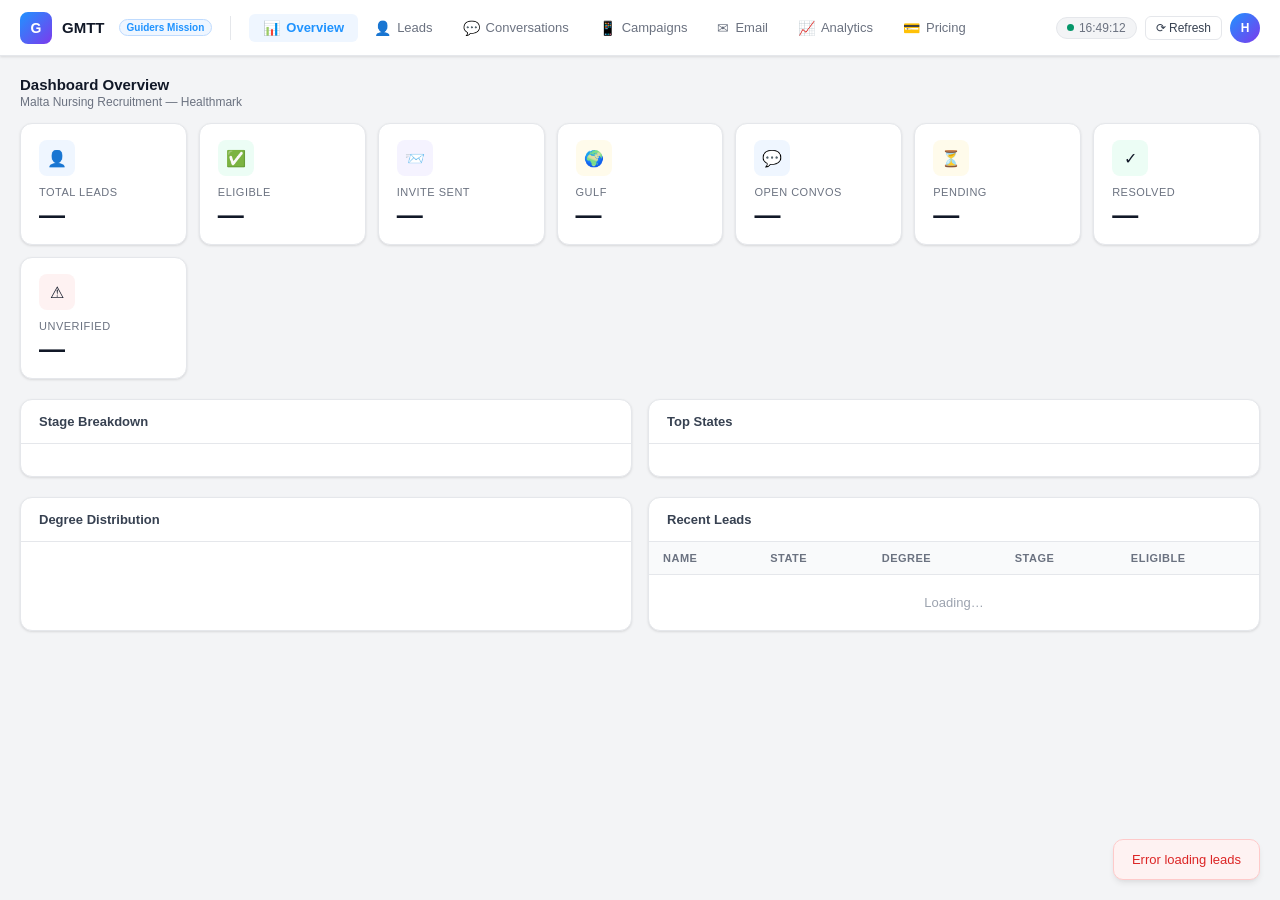
<file: gmtt-dashboard-v3.html>
<!DOCTYPE html>
<html lang="en">
<head>
<meta charset="UTF-8">
<meta name="viewport" content="width=device-width, initial-scale=1.0">
<title>GMTT — Guiders Mission</title>
<script async src="https://js.stripe.com/v3/pricing-table.js"></script>
<style>
/* ── Chatwoot-inspired design system ── */
*{box-sizing:border-box;margin:0;padding:0}
:root{
  --bg:#f3f4f6;
  --surface:#ffffff;
  --surface2:#f9fafb;
  --border:#e5e7eb;
  --border2:#d1d5db;
  --accent:#1f93ff;
  --accent-bg:#eff6ff;
  --accent-dark:#1570cd;
  --green:#059669;
  --green-bg:#ecfdf5;
  --yellow:#d97706;
  --yellow-bg:#fffbeb;
  --red:#dc2626;
  --red-bg:#fef2f2;
  --purple:#7c3aed;
  --purple-bg:#f5f3ff;
  --text:#111827;
  --text2:#374151;
  --muted:#6b7280;
  --muted2:#9ca3af;
  --radius:8px;
  --radius-lg:12px;
  --shadow:0 1px 3px rgba(0,0,0,.08),0 1px 2px rgba(0,0,0,.04);
  --shadow-md:0 4px 6px -1px rgba(0,0,0,.08),0 2px 4px -1px rgba(0,0,0,.04);
  --font:-apple-system,BlinkMacSystemFont,'Inter','Segoe UI',sans-serif;
  --sidebar:240px;
}

body{background:var(--bg);color:var(--text);font-family:var(--font);font-size:14px;min-height:100vh;display:flex;flex-direction:column}
a{color:var(--accent);text-decoration:none}
a:hover{text-decoration:underline}

/* ── TOPBAR ── */
.topbar{height:56px;background:var(--surface);border-bottom:1px solid var(--border);display:flex;align-items:center;padding:0 20px;gap:14px;position:sticky;top:0;z-index:200;box-shadow:var(--shadow)}
.topbar-logo{display:flex;align-items:center;gap:10px;font-weight:700;font-size:15px;color:var(--text);white-space:nowrap}
.topbar-logo-icon{width:32px;height:32px;border-radius:8px;background:linear-gradient(135deg,#1f93ff,#7c3aed);display:flex;align-items:center;justify-content:center;color:#fff;font-size:14px;font-weight:800}
.topbar-badge{font-size:10px;font-weight:600;background:var(--accent-bg);color:var(--accent);padding:2px 7px;border-radius:20px;border:1px solid #bfdbfe}
.topbar-divider{width:1px;height:24px;background:var(--border);margin:0 4px}
.topbar-nav{display:flex;gap:2px;flex:1;overflow-x:auto}
.topbar-nav::-webkit-scrollbar{display:none}
.tnav{padding:6px 14px;border-radius:6px;cursor:pointer;color:var(--muted);font-size:13px;font-weight:500;white-space:nowrap;border:none;background:none;font-family:inherit;transition:.12s;display:flex;align-items:center;gap:6px}
.tnav:hover{background:var(--bg);color:var(--text2)}
.tnav.active{background:var(--accent-bg);color:var(--accent);font-weight:600}
.tnav .tab-icon{font-size:14px}
.topbar-right{display:flex;align-items:center;gap:8px;margin-left:auto}
.avatar{width:30px;height:30px;border-radius:50%;background:linear-gradient(135deg,#1f93ff,#7c3aed);color:#fff;display:flex;align-items:center;justify-content:center;font-size:12px;font-weight:700}
.status-pill{display:flex;align-items:center;gap:5px;font-size:12px;color:var(--muted);background:var(--bg);border:1px solid var(--border);border-radius:20px;padding:3px 10px}
.status-dot{width:7px;height:7px;border-radius:50%;background:var(--green)}

/* ── BUTTONS ── */
.btn{padding:7px 14px;border-radius:6px;border:1px solid var(--border);background:var(--surface);color:var(--text2);cursor:pointer;font-size:13px;font-family:inherit;font-weight:500;transition:.12s;white-space:nowrap;display:inline-flex;align-items:center;gap:5px}
.btn:hover{border-color:var(--border2);background:var(--bg);color:var(--text)}
.btn.primary{background:var(--accent);border-color:var(--accent);color:#fff}
.btn.primary:hover{background:var(--accent-dark);border-color:var(--accent-dark)}
.btn.success{background:var(--green);border-color:var(--green);color:#fff}
.btn.sm{padding:4px 10px;font-size:12px}
.btn.icon{padding:6px;width:32px;height:32px;justify-content:center}

/* ── TABS ── */
.tab-content{display:none;flex:1;padding:20px;overflow-y:auto}
.tab-content.active{display:block}

/* ── KPI GRID ── */
.kpi-grid{display:grid;grid-template-columns:repeat(auto-fill,minmax(156px,1fr));gap:12px;margin-bottom:20px}
.kpi{background:var(--surface);border:1px solid var(--border);border-radius:var(--radius-lg);padding:16px 18px;box-shadow:var(--shadow);position:relative}
.kpi-icon{width:36px;height:36px;border-radius:8px;display:flex;align-items:center;justify-content:center;font-size:16px;margin-bottom:10px}
.kpi-icon.green{background:var(--green-bg)}
.kpi-icon.blue{background:var(--accent-bg)}
.kpi-icon.yellow{background:var(--yellow-bg)}
.kpi-icon.red{background:var(--red-bg)}
.kpi-icon.purple{background:var(--purple-bg)}
.kpi-label{font-size:11px;color:var(--muted);font-weight:500;text-transform:uppercase;letter-spacing:.5px;margin-bottom:4px}
.kpi-val{font-size:26px;font-weight:700;color:var(--text);line-height:1}
.kpi-trend{font-size:11px;color:var(--muted);margin-top:3px}

/* ── CARDS ── */
.row{display:grid;gap:16px;margin-bottom:20px}
.row.two{grid-template-columns:1fr 1fr}
.row.three{grid-template-columns:1fr 1fr 1fr}
.card{background:var(--surface);border:1px solid var(--border);border-radius:var(--radius-lg);box-shadow:var(--shadow)}
.card-head{padding:14px 18px;border-bottom:1px solid var(--border);display:flex;align-items:center;justify-content:space-between}
.card-title{font-size:13px;font-weight:600;color:var(--text2)}
.card-body{padding:16px 18px}
.card-foot{padding:10px 18px;border-top:1px solid var(--border);background:var(--surface2);border-radius:0 0 var(--radius-lg) var(--radius-lg)}

/* ── TABLES ── */
.tbl-wrap{overflow-x:auto}
table{width:100%;border-collapse:collapse;font-size:13px}
th{text-align:left;color:var(--muted);font-size:11px;font-weight:600;text-transform:uppercase;letter-spacing:.5px;padding:10px 14px;border-bottom:1px solid var(--border);background:var(--surface2);white-space:nowrap}
th:first-child{border-radius:0}
td{padding:10px 14px;border-bottom:1px solid var(--border);color:var(--text2);vertical-align:middle}
tr:hover td{background:#f9fafb}
tr:last-child td{border-bottom:none}
tbody tr{transition:.1s}

/* ── BADGES ── */
.badge{display:inline-flex;align-items:center;gap:3px;padding:2px 8px;border-radius:20px;font-size:11px;font-weight:600;white-space:nowrap}
.badge.green{background:var(--green-bg);color:var(--green)}
.badge.yellow{background:var(--yellow-bg);color:var(--yellow)}
.badge.red{background:var(--red-bg);color:var(--red)}
.badge.blue{background:var(--accent-bg);color:var(--accent)}
.badge.grey{background:var(--bg);color:var(--muted);border:1px solid var(--border)}
.badge.purple{background:var(--purple-bg);color:var(--purple)}

/* ── FILTERS / FORM ── */
.filters{display:flex;gap:8px;flex-wrap:wrap;margin-bottom:14px;align-items:center}
.filters input,.filters select,
.form-input,.form-select,.form-textarea{
  background:var(--surface);border:1.5px solid var(--border);color:var(--text);
  padding:7px 11px;border-radius:6px;font-size:13px;font-family:inherit;
  outline:none;transition:.12s
}
.filters input:focus,.filters select:focus,
.form-input:focus,.form-select:focus,.form-textarea:focus{border-color:var(--accent);box-shadow:0 0 0 3px rgba(31,147,255,.12)}
.form-group{display:flex;flex-direction:column;gap:5px}
.form-label{font-size:12px;font-weight:600;color:var(--text2);text-transform:uppercase;letter-spacing:.4px}
.form-grid{display:grid;grid-template-columns:1fr 1fr;gap:14px}

/* ── PROGRESS BARS ── */
.prog-item{margin-bottom:10px}
.prog-row{display:flex;justify-content:space-between;font-size:12px;color:var(--muted);margin-bottom:5px;font-weight:500}
.prog-track{height:6px;background:var(--bg);border-radius:4px;overflow:hidden;border:1px solid var(--border)}
.prog-fill{height:100%;border-radius:4px;background:var(--accent);transition:.6s}
.prog-fill.green{background:var(--green)}
.prog-fill.yellow{background:var(--yellow)}

/* ── CONVERSATION LAYOUT ── */
.conv-layout{display:grid;grid-template-columns:280px 1fr;border:1px solid var(--border);border-radius:var(--radius-lg);overflow:hidden;height:calc(100vh - 180px);background:var(--surface);box-shadow:var(--shadow)}
.conv-sidebar{border-right:1px solid var(--border);display:flex;flex-direction:column;background:var(--surface2)}
.conv-sidebar-head{padding:12px;border-bottom:1px solid var(--border);background:var(--surface)}
.conv-sidebar-head input{width:100%;background:var(--bg);border:1.5px solid var(--border);color:var(--text);padding:7px 10px;border-radius:6px;font-size:13px;font-family:inherit;outline:none}
.conv-sidebar-head input:focus{border-color:var(--accent)}
.conv-list-scroll{overflow-y:auto;flex:1}
.conv-item{padding:12px 14px;border-bottom:1px solid var(--border);cursor:pointer;transition:.1s}
.conv-item:hover{background:#f0f5ff}
.conv-item.selected{background:var(--accent-bg);border-left:3px solid var(--accent)}
.conv-name{font-size:13px;font-weight:600;color:var(--text)}
.conv-preview{font-size:12px;color:var(--muted);white-space:nowrap;overflow:hidden;text-overflow:ellipsis;max-width:220px;margin-top:2px}
.conv-meta-row{display:flex;justify-content:space-between;align-items:center;margin-bottom:3px}
.conv-time{font-size:11px;color:var(--muted2)}
.unread-badge{min-width:18px;height:18px;padding:0 5px;border-radius:9px;background:var(--accent);color:#fff;font-size:10px;font-weight:700;display:flex;align-items:center;justify-content:center}

/* ── CHAT PANE ── */
.chat-pane{display:flex;flex-direction:column;background:#fff}
.chat-empty{display:flex;flex-direction:column;align-items:center;justify-content:center;flex:1;color:var(--muted);gap:8px}
.chat-empty-icon{font-size:40px;opacity:.3}
.chat-header{padding:12px 16px;border-bottom:1px solid var(--border);display:flex;align-items:center;justify-content:space-between;background:var(--surface)}
.chat-header-info{display:flex;align-items:center;gap:10px}
.chat-avatar{width:34px;height:34px;border-radius:50%;background:linear-gradient(135deg,var(--accent),var(--purple));color:#fff;display:flex;align-items:center;justify-content:center;font-size:13px;font-weight:700}
.chat-contact-name{font-weight:600;font-size:14px;color:var(--text)}
.chat-contact-meta{font-size:12px;color:var(--muted)}
.chat-actions{display:flex;gap:6px}
.chat-messages{flex:1;overflow-y:auto;padding:16px;display:flex;flex-direction:column;gap:10px;background:#f8fafc}
.msg{max-width:68%;display:flex;flex-direction:column}
.msg.incoming{align-self:flex-start}
.msg.outgoing{align-self:flex-end}
.msg-bubble{padding:9px 13px;border-radius:12px;font-size:13px;line-height:1.55}
.msg.incoming .msg-bubble{background:var(--surface);border:1px solid var(--border);border-bottom-left-radius:4px;color:var(--text)}
.msg.outgoing .msg-bubble{background:var(--accent);color:#fff;border-bottom-right-radius:4px}
.msg-time{font-size:10px;color:var(--muted2);margin-top:3px;padding:0 3px}
.msg.outgoing .msg-time{text-align:right;color:#93c5fd}
.chat-footer{padding:10px 14px;border-top:1px solid var(--border);background:var(--surface);display:flex;gap:8px;align-items:flex-end}
.chat-footer textarea{flex:1;background:var(--bg);border:1.5px solid var(--border);color:var(--text);padding:8px 12px;border-radius:8px;font-size:13px;font-family:inherit;resize:none;outline:none;min-height:40px;max-height:100px;transition:.12s}
.chat-footer textarea:focus{border-color:var(--accent);background:var(--surface);box-shadow:0 0 0 3px rgba(31,147,255,.1)}

/* ── LEAD PANEL ── */
.lead-panel{width:220px;border-left:1px solid var(--border);overflow-y:auto;background:var(--surface2);padding:14px}
.lead-panel-title{font-size:11px;font-weight:700;text-transform:uppercase;letter-spacing:.5px;color:var(--muted);margin-bottom:12px}
.lf-item{margin-bottom:10px}
.lf-label{font-size:10px;font-weight:600;text-transform:uppercase;letter-spacing:.4px;color:var(--muted2);margin-bottom:2px}
.lf-value{font-size:13px;color:var(--text2);font-weight:500}

/* ── STATUS TABS ── */
.status-tabs{display:flex;gap:4px;margin-bottom:14px;background:var(--surface);border:1px solid var(--border);border-radius:8px;padding:4px;width:fit-content}
.stab{padding:5px 16px;border-radius:6px;cursor:pointer;font-size:13px;font-weight:500;border:none;background:none;color:var(--muted);font-family:inherit;transition:.12s}
.stab:hover{background:var(--bg);color:var(--text2)}
.stab.active{background:var(--surface);color:var(--text);font-weight:600;box-shadow:var(--shadow)}

/* ── COUNT PILL ── */
.count-pill{display:inline-flex;align-items:center;gap:4px;background:var(--accent-bg);color:var(--accent);border:1px solid #bfdbfe;border-radius:20px;padding:3px 12px;font-size:13px;font-weight:600}

/* ── SEND RESULT ── */
.send-result{border-radius:8px;padding:12px 14px;margin-top:12px;font-size:13px;display:none;border:1px solid}
.send-result.ok{background:var(--green-bg);border-color:#a7f3d0;color:var(--green)}
.send-result.err{background:var(--red-bg);border-color:#fecaca;color:var(--red)}

/* ── PAGINATION ── */
.pagination{display:flex;gap:8px;align-items:center;justify-content:center;padding:14px 0;font-size:13px;color:var(--muted)}
.pagination button{background:var(--surface);border:1px solid var(--border);color:var(--text2);padding:5px 12px;border-radius:6px;cursor:pointer;font-size:12px;font-family:inherit;font-weight:500;transition:.12s}
.pagination button:hover:not(:disabled){background:var(--bg);border-color:var(--border2)}
.pagination button:disabled{opacity:.4;cursor:default}

/* ── MISC ── */
.empty-state{text-align:center;color:var(--muted);padding:40px 20px;font-size:13px}
.loading{text-align:center;color:var(--muted2);padding:20px;font-size:13px}
.copy-btn{background:none;border:none;color:var(--muted2);cursor:pointer;font-size:12px;padding:2px 5px;border-radius:4px;transition:.1s}
.copy-btn:hover{background:var(--bg);color:var(--accent)}
.stage-sel{background:var(--surface);border:1px solid var(--border);color:var(--text2);padding:3px 8px;border-radius:6px;font-size:12px;font-family:inherit;cursor:pointer;font-weight:500}
.stage-sel:focus{outline:none;border-color:var(--accent)}

/* ── SECTION HEADER ── */
.sec-header{display:flex;align-items:center;justify-content:space-between;margin-bottom:14px}
.sec-title{font-size:15px;font-weight:700;color:var(--text)}
.sec-sub{font-size:12px;color:var(--muted);margin-top:2px}

/* ── STRIPE TAB ── */
.stripe-wrap{max-width:1100px;margin:0 auto;padding:10px 0 40px}
.stripe-heading{text-align:center;margin-bottom:32px}
.stripe-heading h2{font-size:26px;font-weight:800;color:var(--text);margin-bottom:8px}
.stripe-heading p{color:var(--muted);font-size:15px}

/* ── TOAST ── */
.toast{position:fixed;bottom:20px;right:20px;background:var(--surface);border:1px solid var(--border);border-radius:10px;padding:12px 18px;font-size:13px;font-weight:500;box-shadow:var(--shadow-md);opacity:0;pointer-events:none;transition:.2s;z-index:999;max-width:300px;display:flex;align-items:center;gap:8px}
.toast.show{opacity:1}
.toast.ok{border-color:#a7f3d0;color:var(--green);background:var(--green-bg)}
.toast.err{border-color:#fecaca;color:var(--red);background:var(--red-bg)}
.toast.warn{border-color:#fde68a;color:var(--yellow);background:var(--yellow-bg)}

/* ── SCROLLBAR ── */
::-webkit-scrollbar{width:5px;height:5px}
::-webkit-scrollbar-track{background:transparent}
::-webkit-scrollbar-thumb{background:var(--border2);border-radius:10px}

@media(max-width:768px){
  .row.two,.row.three{grid-template-columns:1fr}
  .conv-layout{grid-template-columns:1fr;height:auto}
  .form-grid{grid-template-columns:1fr}
}
</style>
</head>
<body>

<!-- ══ TOPBAR ══ -->
<header class="topbar">
  <div class="topbar-logo">
    <div class="topbar-logo-icon">G</div>
    GMTT
  </div>
  <span class="topbar-badge">Guiders Mission</span>
  <div class="topbar-divider"></div>

  <nav class="topbar-nav">
    <button class="tnav active" onclick="showTab('overview')"><span class="tab-icon">📊</span> Overview</button>
    <button class="tnav" onclick="showTab('leads')"><span class="tab-icon">👤</span> Leads</button>
    <button class="tnav" onclick="showTab('conversations')"><span class="tab-icon">💬</span> Conversations</button>
    <button class="tnav" onclick="showTab('campaigns')"><span class="tab-icon">📱</span> Campaigns</button>
    <button class="tnav" onclick="showTab('email')"><span class="tab-icon">✉</span> Email</button>
    <button class="tnav" onclick="showTab('analytics')"><span class="tab-icon">📈</span> Analytics</button>
    <button class="tnav" onclick="showTab('pricing')"><span class="tab-icon">💳</span> Pricing</button>
  </nav>

  <div class="topbar-right">
    <div class="status-pill"><div class="status-dot"></div><span id="live-clock"></span></div>
    <button class="btn sm" onclick="loadAll()">⟳ Refresh</button>
    <div class="avatar">H</div>
  </div>
</header>

<!-- ══ OVERVIEW ══ -->
<div id="tab-overview" class="tab-content active">
  <div class="sec-header">
    <div><div class="sec-title">Dashboard Overview</div><div class="sec-sub">Malta Nursing Recruitment — Healthmark</div></div>
  </div>

  <div class="kpi-grid">
    <div class="kpi"><div class="kpi-icon blue">👤</div><div class="kpi-label">Total Leads</div><div class="kpi-val" id="kpi-total">—</div></div>
    <div class="kpi"><div class="kpi-icon green">✅</div><div class="kpi-label">Eligible</div><div class="kpi-val" id="kpi-eligible">—</div></div>
    <div class="kpi"><div class="kpi-icon purple">📨</div><div class="kpi-label">Invite Sent</div><div class="kpi-val" id="kpi-invited">—</div></div>
    <div class="kpi"><div class="kpi-icon yellow">🌍</div><div class="kpi-label">Gulf</div><div class="kpi-val" id="kpi-gulf">—</div></div>
    <div class="kpi"><div class="kpi-icon blue">💬</div><div class="kpi-label">Open Convos</div><div class="kpi-val" id="kpi-open">—</div></div>
    <div class="kpi"><div class="kpi-icon yellow">⏳</div><div class="kpi-label">Pending</div><div class="kpi-val" id="kpi-pending">—</div></div>
    <div class="kpi"><div class="kpi-icon green">✓</div><div class="kpi-label">Resolved</div><div class="kpi-val" id="kpi-resolved">—</div></div>
    <div class="kpi"><div class="kpi-icon red">⚠</div><div class="kpi-label">Unverified</div><div class="kpi-val" id="kpi-unverified">—</div></div>
  </div>

  <div class="row two">
    <div class="card">
      <div class="card-head"><span class="card-title">Stage Breakdown</span></div>
      <div class="card-body" id="stage-chart"></div>
    </div>
    <div class="card">
      <div class="card-head"><span class="card-title">Top States</span></div>
      <div class="card-body" id="state-chart"></div>
    </div>
  </div>
  <div class="row two">
    <div class="card">
      <div class="card-head"><span class="card-title">Degree Distribution</span></div>
      <div class="card-body" id="degree-chart"></div>
    </div>
    <div class="card">
      <div class="card-head"><span class="card-title">Recent Leads</span></div>
      <div class="tbl-wrap">
        <table><thead><tr><th>Name</th><th>State</th><th>Degree</th><th>Stage</th><th>Eligible</th></tr></thead>
        <tbody id="recent-leads-body"><tr><td colspan="5" class="loading">Loading…</td></tr></tbody></table>
      </div>
    </div>
  </div>
</div>

<!-- ══ LEADS ══ -->
<div id="tab-leads" class="tab-content">
  <div class="sec-header">
    <div class="sec-title">All Leads</div>
    <button class="btn sm" onclick="exportLeadsCSV()">⬇ Export CSV</button>
  </div>
  <div class="filters">
    <input id="leads-search" placeholder="🔍  Search name / phone / email…" style="min-width:220px" oninput="renderLeadsTable()">
    <select id="leads-state" class="form-select" onchange="renderLeadsTable()"><option value="">All States</option></select>
    <select id="leads-degree" class="form-select" onchange="renderLeadsTable()"><option value="">All Degrees</option></select>
    <select id="leads-stage" class="form-select" onchange="renderLeadsTable()"><option value="">All Stages</option></select>
    <select id="leads-eligible" class="form-select" onchange="renderLeadsTable()">
      <option value="">All</option><option value="yes">Eligible</option><option value="no">Not Eligible</option>
    </select>
    <select id="leads-gulf" class="form-select" onchange="renderLeadsTable()">
      <option value="">All Regions</option><option value="yes">Gulf</option><option value="india">India</option>
    </select>
    <span id="leads-count" style="font-size:12px;color:var(--muted);margin-left:auto;font-weight:500"></span>
  </div>
  <div class="card">
    <div class="tbl-wrap">
      <table>
        <thead><tr><th>#</th><th>Name</th><th>Phone</th><th>Email</th><th>State</th><th>Degree</th><th>Age</th><th>English</th><th>Gulf</th><th>Eligible</th><th>Invite</th><th>Stage</th><th>Actions</th></tr></thead>
        <tbody id="leads-body"><tr><td colspan="13" class="loading">Loading…</td></tr></tbody>
      </table>
    </div>
    <div class="card-foot"><div class="pagination" id="leads-pag"></div></div>
  </div>
</div>

<!-- ══ CONVERSATIONS ══ -->
<div id="tab-conversations" class="tab-content">
  <div class="sec-header"><div class="sec-title">Conversations</div></div>
  <div class="status-tabs">
    <button class="stab active" onclick="loadConvs('open',this)">Open</button>
    <button class="stab" onclick="loadConvs('pending',this)">Pending</button>
    <button class="stab" onclick="loadConvs('resolved',this)">Resolved</button>
  </div>
  <div class="conv-layout">
    <div class="conv-sidebar">
      <div class="conv-sidebar-head"><input id="conv-search" placeholder="Search conversations…" oninput="filterConvList()"></div>
      <div class="conv-list-scroll" id="conv-list-items"><div class="loading">Loading…</div></div>
    </div>
    <div class="chat-pane">
      <div class="chat-empty" id="chat-empty">
        <div class="chat-empty-icon">💬</div>
        <span style="font-weight:600;color:var(--text2)">Select a conversation</span>
        <span style="font-size:12px">Choose from the list on the left</span>
      </div>
      <div id="chat-active" style="display:none;flex:1;flex-direction:column;height:100%">
        <div class="chat-header">
          <div class="chat-header-info">
            <div class="chat-avatar" id="chat-avatar-initials">?</div>
            <div>
              <div class="chat-contact-name" id="chat-contact-name"></div>
              <div class="chat-contact-meta" id="chat-contact-meta"></div>
            </div>
          </div>
          <div class="chat-actions">
            <button class="btn sm" id="resolve-btn" onclick="resolveConv()">✓ Resolve</button>
            <a id="cw-link" href="#" target="_blank" class="btn sm">↗ Chatwoot</a>
          </div>
        </div>
        <div style="display:flex;flex:1;overflow:hidden">
          <div style="flex:1;display:flex;flex-direction:column;overflow:hidden">
            <div class="chat-messages" id="chat-messages"></div>
            <div class="chat-footer">
              <textarea id="chat-reply" placeholder="Type a reply… (Enter to send, Shift+Enter for newline)" rows="1"></textarea>
              <button class="btn primary" onclick="sendReply()">Send</button>
            </div>
          </div>
          <div class="lead-panel">
            <div class="lead-panel-title">Contact</div>
            <div id="conv-lead-name" style="font-weight:700;font-size:14px;color:var(--text);margin-bottom:10px"></div>
            <div id="conv-lead-fields"></div>
          </div>
        </div>
      </div>
    </div>
  </div>
</div>

<!-- ══ CAMPAIGNS ══ -->
<div id="tab-campaigns" class="tab-content">
  <div class="sec-header"><div class="sec-title">WhatsApp Campaigns</div></div>
  <div class="row two">
    <div class="card">
      <div class="card-head"><span class="card-title">📱 Bulk WhatsApp Send</span></div>
      <div class="card-body">
        <div class="form-grid">
          <div class="form-group"><label class="form-label">State</label><select id="camp-state" class="form-select"><option value="">All</option></select></div>
          <div class="form-group"><label class="form-label">Degree</label><select id="camp-degree" class="form-select"><option value="">All</option></select></div>
          <div class="form-group"><label class="form-label">Stage</label><select id="camp-stage" class="form-select"><option value="">All</option></select></div>
          <div class="form-group"><label class="form-label">Eligible Only?</label><select id="camp-eligible" class="form-select"><option value="">All</option><option value="yes">Eligible Only</option></select></div>
        </div>
        <div style="display:flex;align-items:center;gap:10px;margin:14px 0 10px">
          <span style="font-size:13px;color:var(--muted);font-weight:500">Recipients:</span>
          <span class="count-pill" id="camp-count">0 leads</span>
          <button class="btn sm" onclick="updateCampCount()" style="margin-left:auto">Preview</button>
        </div>
        <div class="form-group">
          <label class="form-label">Message</label>
          <textarea id="camp-msg" class="form-textarea" rows="4" style="width:100%;resize:vertical" placeholder="Hi {name}, exciting Malta Nursing opportunity…"></textarea>
        </div>
        <div style="margin-top:12px">
          <button class="btn primary" onclick="sendWACampaign()">📱 Send WhatsApp</button>
        </div>
        <div class="send-result" id="wa-result"></div>
      </div>
    </div>
    <div class="card">
      <div class="card-head"><span class="card-title">Matched Leads Preview</span></div>
      <div class="tbl-wrap" style="max-height:440px;overflow-y:auto">
        <table><thead><tr><th>Name</th><th>Phone</th><th>State</th><th>Stage</th></tr></thead>
        <tbody id="camp-leads-preview"><tr><td colspan="4" class="empty-state">Click Preview to load</td></tr></tbody></table>
      </div>
    </div>
  </div>
</div>

<!-- ══ EMAIL ══ -->
<div id="tab-email" class="tab-content">
  <div class="sec-header"><div class="sec-title">Email Campaigns</div></div>
  <div class="row two">
    <div class="card">
      <div class="card-head"><span class="card-title">✉ Bulk Email Send</span></div>
      <div class="card-body">
        <div class="form-grid">
          <div class="form-group"><label class="form-label">State</label><select id="email-state" class="form-select"><option value="">All</option></select></div>
          <div class="form-group"><label class="form-label">Degree</label><select id="email-degree" class="form-select"><option value="">All</option></select></div>
          <div class="form-group"><label class="form-label">Eligible?</label><select id="email-eligible" class="form-select"><option value="yes">Eligible Only</option><option value="">All</option></select></div>
          <div class="form-group"><label class="form-label">Invite Sent?</label><select id="email-invite" class="form-select"><option value="">All</option><option value="no">Not Sent Yet</option><option value="yes">Already Sent</option></select></div>
        </div>
        <div style="display:flex;align-items:center;gap:10px;margin:14px 0 10px">
          <span style="font-size:13px;color:var(--muted);font-weight:500">Recipients:</span>
          <span class="count-pill" id="email-count">0 leads</span>
          <button class="btn sm" onclick="updateEmailCount()">Preview</button>
        </div>
        <div class="form-group" style="margin-bottom:10px">
          <label class="form-label">Subject</label>
          <input id="email-subject" class="form-input" style="width:100%" value="Malta Nursing Opportunity — Healthmark Malta">
        </div>
        <div class="form-group">
          <label class="form-label">Body</label>
          <textarea id="email-body" class="form-textarea" rows="7" style="width:100%;resize:vertical">Dear {name},

Further to our discussion, I am pleased to share the Malta Nursing Opportunity details.

Healthmark Malta is currently hiring Care Workers. Monthly Salary: €2,049 + OT (approx. ₹2,25,000)

✓ IELTS/OET not mandatory  ✓ No hospital experience required  ✓ Career gap not an issue

Eligibility: GNM or B.Sc Nursing + Valid Nursing Registration + Basic English + Age up to 44

Please confirm your interest by replying to this email or contacting us on WhatsApp.

Regards,
Guiders Mission | MEA License: B-2396/KER/PART/1000+/5/9388/2018</textarea>
        </div>
        <div style="margin-top:12px">
          <button class="btn primary" onclick="sendEmailCampaign()">✉ Send Emails</button>
        </div>
        <div class="send-result" id="email-result"></div>
      </div>
    </div>
    <div class="card">
      <div class="card-head"><span class="card-title">Email Recipients Preview</span></div>
      <div class="tbl-wrap" style="max-height:440px;overflow-y:auto">
        <table><thead><tr><th>Name</th><th>Email</th><th>State</th><th>Invite</th></tr></thead>
        <tbody id="email-leads-preview"><tr><td colspan="4" class="empty-state">Click Preview to load</td></tr></tbody></table>
      </div>
    </div>
  </div>
</div>

<!-- ══ ANALYTICS ══ -->
<div id="tab-analytics" class="tab-content">
  <div class="sec-header"><div class="sec-title">Analytics</div></div>
  <div class="kpi-grid" style="grid-template-columns:repeat(4,1fr)">
    <div class="kpi"><div class="kpi-icon blue">👤</div><div class="kpi-label">Total Leads</div><div class="kpi-val" id="an-total">—</div></div>
    <div class="kpi"><div class="kpi-icon green">✅</div><div class="kpi-label">Eligible</div><div class="kpi-val" id="an-eligible">—</div></div>
    <div class="kpi"><div class="kpi-icon purple">📨</div><div class="kpi-label">Invite Sent</div><div class="kpi-val" id="an-invited">—</div></div>
    <div class="kpi"><div class="kpi-icon yellow">🌍</div><div class="kpi-label">Gulf</div><div class="kpi-val" id="an-gulf">—</div></div>
  </div>
  <div class="row three">
    <div class="card"><div class="card-head"><span class="card-title">By Stage</span></div><div class="card-body" id="an-stage-chart"></div></div>
    <div class="card"><div class="card-head"><span class="card-title">By State</span></div><div class="card-body" id="an-state-chart"></div></div>
    <div class="card"><div class="card-head"><span class="card-title">By Degree</span></div><div class="card-body" id="an-degree-chart"></div></div>
  </div>
  <div class="card">
    <div class="card-head"><span class="card-title">Full Leads Table</span></div>
    <div class="tbl-wrap">
      <table>
        <thead><tr><th>#</th><th>Name</th><th>State</th><th>Degree</th><th>Age</th><th>English</th><th>Gulf</th><th>Eligible</th><th>Verified</th><th>Invite Sent</th><th>Stage</th></tr></thead>
        <tbody id="analytics-table-body"><tr><td colspan="11" class="loading">Loading…</td></tr></tbody>
      </table>
    </div>
  </div>
</div>

<!-- ══ PRICING ══ -->
<div id="tab-pricing" class="tab-content">
  <div class="stripe-wrap">
    <div class="stripe-heading">
      <h2>Choose Your Plan</h2>
      <p>Upgrade to unlock more features for your recruitment operations</p>
    </div>
    <stripe-pricing-table
      pricing-table-id="prctbl_1TaK2NJWa5B2ayZgqa6bHL33"
      publishable-key="pk_live_51R1PadJWa5B2ayZg4ytt9Q9hI0b8j3Br1jXy7o1FVsiwBgPt6QGx4wYeWuonnkUyH82xRDNHB54xg95dK7wJkpG900cPYq5DuQ">
    </stripe-pricing-table>
  </div>
</div>

<!-- TOAST -->
<div class="toast" id="toast"></div>

<script>
const N8N = 'https://n8n.aiingo.com/webhook';
const CW_BASE = 'https://app.aiingo.com';
const CW_ACCOUNT = 6;
const CW_INBOX = 7;
const CW_TOKEN = 'vsBz2BHfdvU5eYifV3VvUBN3';

const API = {
  leads:        `${N8N}/gmtt/fH9cnX6bchOtZJ9R05uuqarN/leads`,
  leadsUpdate:  `${N8N}/gmtt/TI2Uco896XOqMQpsA7dX83xj/leads/update`,
  conversations:`${N8N}/gmtt/poPpDqgxgpRQtAXohgxNm4Pd/conversations`,
  convMessages: `${N8N}/gmtt/cW1mEsGaKpXn3hJoRt7vZq8Y/conv-messages`,
  sendReply:    `${N8N}/gmtt/rP2nFuHbLdQk5mViWc6xYz9T/send-reply`,
  toggleStatus: `${N8N}/gmtt/sT4kGjNpBvRm8wEaZy1xCu3F/toggle-status`,
  waSend:       `${N8N}/gmtt/oHGzPaIDZi9O1TAJjzzJEfAa/whatsapp/send`,
  emailSend:    `${N8N}/gmtt/oR9jRW6lmlWBFXAge2kYbzZG/email/send`,
  analytics:    `${N8N}/gmtt/ZIvXdtJgKHbFL3WeiJPdqVlc/analytics`,
  automation:   `${N8N}/gmtt/NQn8IEFhmSGUN9pFGUkyUj9W/automation/trigger`,
};

const STAGE_OPTIONS = ['New','Contacted','Screening','Interviewed','Selected','Invited','Processing','Rejected','On Hold'];
let allLeads=[], allConvs=[], convStatus='open', selectedConvId=null, leadsPage=1;
const PAGE_SIZE = 25;

window.addEventListener('DOMContentLoaded', () => {
  startClock(); loadAll();
  document.getElementById('chat-reply').addEventListener('keydown', e => {
    if (e.key==='Enter' && !e.shiftKey) { e.preventDefault(); sendReply(); }
  });
});

function loadAll() { loadLeads(); loadConvs(convStatus); loadAnalytics(); }

function startClock() {
  const el = document.getElementById('live-clock');
  setInterval(() => { el.textContent = new Date().toLocaleTimeString('en-GB',{hour:'2-digit',minute:'2-digit',second:'2-digit'}); }, 1000);
}

function showTab(name) {
  document.querySelectorAll('.tab-content').forEach(t => t.classList.remove('active'));
  document.querySelectorAll('.tnav').forEach(b => b.classList.remove('active'));
  document.getElementById('tab-' + name).classList.add('active');
  document.querySelectorAll('.tnav').forEach(b => {
    if (b.textContent.toLowerCase().includes(name)) b.classList.add('active');
  });
}

// ── LEADS ──
async function loadLeads() {
  try {
    const r = await fetch(API.leads, { headers: { 'Accept': 'application/json' } });
    const data = await r.json();
    allLeads = Array.isArray(data) ? data : (data.leads || data.rows || []);
    populateLeadFilters(); renderLeadsTable(); updateOverviewKPIs(); renderOverviewCharts();
  } catch(e) {
    document.getElementById('leads-body').innerHTML = `<tr><td colspan="13" class="empty-state">Error: ${e.message}</td></tr>`;
    toast('Error loading leads', 'err');
  }
}

function populateLeadFilters() {
  const states  = [...new Set(allLeads.map(l => l['State']||l.state).filter(Boolean))].sort();
  const degrees = [...new Set(allLeads.map(l => l['Degree']||l.degree).filter(Boolean))].sort();
  const stages  = [...new Set(allLeads.map(l => l['Stage']||l.stage).filter(Boolean))].sort();
  ['leads-state','camp-state','email-state'].forEach(id => {
    const el = document.getElementById(id); if (!el) return;
    const cur = el.value;
    el.innerHTML = `<option value="">All States</option>` + states.map(s=>`<option value="${s}">${s}</option>`).join('');
    el.value = cur;
  });
  ['leads-degree','camp-degree','email-degree'].forEach(id => {
    const el = document.getElementById(id); if (!el) return;
    const cur = el.value;
    el.innerHTML = `<option value="">All Degrees</option>` + degrees.map(d=>`<option value="${d}">${d}</option>`).join('');
    el.value = cur;
  });
  ['leads-stage','camp-stage'].forEach(id => {
    const el = document.getElementById(id); if (!el) return;
    const cur = el.value;
    el.innerHTML = `<option value="">All Stages</option>` + stages.map(s=>`<option value="${s}">${s}</option>`).join('');
    el.value = cur;
  });
}

function getLeadVal(l, ...keys) {
  for (const k of keys) { const v = l[k]; if (v !== undefined && v !== null && v !== '') return String(v); }
  return '';
}

function filterLeads(extra = {}) {
  const q      = (document.getElementById('leads-search')?.value || '').toLowerCase();
  const state  = extra.state    || document.getElementById('leads-state')?.value   || '';
  const degree = extra.degree   || document.getElementById('leads-degree')?.value  || '';
  const stage  = extra.stage    || document.getElementById('leads-stage')?.value   || '';
  const elig   = extra.eligible || document.getElementById('leads-eligible')?.value || '';
  const gulf   = extra.gulf     || document.getElementById('leads-gulf')?.value    || '';
  const invite = extra.invite   || '';
  const emailOnly = extra.emailOnly || false;
  return allLeads.filter(l => {
    const name  = (getLeadVal(l,'Name','name')||'').toLowerCase();
    const phone = (getLeadVal(l,'Phone Number','phone')||'').toLowerCase();
    const email = (getLeadVal(l,'Email ID','email')||'').toLowerCase();
    if (q && !name.includes(q) && !phone.includes(q) && !email.includes(q)) return false;
    if (state  && getLeadVal(l,'State','state') !== state) return false;
    if (degree && getLeadVal(l,'Degree','degree') !== degree) return false;
    if (stage  && getLeadVal(l,'Stage','stage') !== stage) return false;
    if (elig==='yes' && String(getLeadVal(l,'Eligible','eligible')).toLowerCase() !== 'true') return false;
    if (elig==='no'  && String(getLeadVal(l,'Eligible','eligible')).toLowerCase() === 'true') return false;
    if (gulf==='yes'   && String(getLeadVal(l,'Is_Gulf','gulf')).toLowerCase() !== 'yes') return false;
    if (gulf==='india' && String(getLeadVal(l,'Is_Gulf','gulf')).toLowerCase() === 'yes') return false;
    if (invite==='yes' && String(getLeadVal(l,'Invite_Sent','invite_sent')).toLowerCase() !== 'yes') return false;
    if (invite==='no'  && String(getLeadVal(l,'Invite_Sent','invite_sent')).toLowerCase() === 'yes') return false;
    if (emailOnly && !email) return false;
    return true;
  });
}

function renderLeadsTable() {
  const filtered = filterLeads(); leadsPage = 1;
  renderLeadsPage(filtered);
  document.getElementById('leads-count').textContent = `${filtered.length} of ${allLeads.length} leads`;
}

function renderLeadsPage(filtered) {
  const pages = Math.ceil(filtered.length / PAGE_SIZE);
  const start = (leadsPage - 1) * PAGE_SIZE;
  const slice = filtered.slice(start, start + PAGE_SIZE);
  const tbody = document.getElementById('leads-body');
  if (!slice.length) { tbody.innerHTML = '<tr><td colspan="13" class="empty-state">No leads match filters</td></tr>'; return; }
  tbody.innerHTML = slice.map((l, i) => {
    const name   = getLeadVal(l,'Name','name') || '—';
    const phone  = getLeadVal(l,'Phone Number','phone') || '—';
    const email  = getLeadVal(l,'Email ID','email') || '—';
    const state  = getLeadVal(l,'State','state') || '—';
    const degree = getLeadVal(l,'Degree','degree') || '—';
    const age    = getLeadVal(l,'Age','age') || '—';
    const eng    = getLeadVal(l,'English_Speaking','english') || '—';
    const gulf   = getLeadVal(l,'Is_Gulf','gulf') || '—';
    const elig   = String(getLeadVal(l,'Eligible','eligible')).toLowerCase() === 'true';
    const inv    = String(getLeadVal(l,'Invite_Sent','invite_sent')).toLowerCase() === 'yes';
    const stage  = getLeadVal(l,'Stage','stage') || 'New';
    const id     = getLeadVal(l,'SL NO','id') || (start + i + 1);
    return `<tr>
      <td style="color:var(--muted2);font-size:12px">${id}</td>
      <td><strong style="color:var(--text)">${name}</strong></td>
      <td>${phone} <button class="copy-btn" onclick="copyText('${phone}')">⎘</button></td>
      <td style="font-size:12px;max-width:140px;overflow:hidden;text-overflow:ellipsis;white-space:nowrap;color:var(--muted)">${email}</td>
      <td>${state}</td><td>${degree}</td><td>${age}</td><td>${eng}</td>
      <td>${gulf==='yes'?'<span class="badge blue">Gulf</span>':'<span class="badge grey">India</span>'}</td>
      <td>${elig?'<span class="badge green">✓ Yes</span>':'<span class="badge red">✗ No</span>'}</td>
      <td>${inv?'<span class="badge purple">Sent</span>':'<span class="badge grey">—</span>'}</td>
      <td><select class="stage-sel" onchange="updateStage('${id}',this.value)">${STAGE_OPTIONS.map(s=>`<option${s===stage?' selected':''}>${s}</option>`).join('')}</select></td>
      <td style="display:flex;gap:4px">
        <button class="btn sm" onclick="quickWA('${phone}','${name}')">📱</button>
        <button class="btn sm" onclick="quickEmail('${email}','${name}')">✉</button>
      </td></tr>`;
  }).join('');
  const pag = document.getElementById('leads-pag');
  pag.innerHTML = `<button onclick="leadsPage=Math.max(1,leadsPage-1);renderLeadsPage(filterLeads())" ${leadsPage===1?'disabled':''}>‹ Prev</button><span>Page ${leadsPage} / ${pages||1}</span><button onclick="leadsPage=Math.min(${pages},leadsPage+1);renderLeadsPage(filterLeads())" ${leadsPage>=pages?'disabled':''}>Next ›</button>`;
}

async function updateStage(id, stage) {
  try {
    await fetch(API.leadsUpdate, { method:'POST', headers:{'Content-Type':'application/json'}, body: JSON.stringify({id, fields:{Stage:stage}}) });
    const lead = allLeads.find(l => String(getLeadVal(l,'SL NO','id')) === String(id));
    if (lead) { lead['Stage'] = stage; lead.stage = stage; }
    toast(`Stage → ${stage}`, 'ok');
  } catch(e) { toast('Update failed', 'err'); }
}

function quickWA(phone, name) {
  showTab('campaigns');
  document.getElementById('camp-msg').value = `Hi ${name}, Guiders Mission here! We have an exciting Malta Nursing opportunity for you 🇲🇹. Let us know if you'd like details.`;
}
function quickEmail(email, name) { showTab('email'); }

function exportLeadsCSV() {
  const filtered = filterLeads();
  const cols = ['SL NO','Name','Phone Number','Email ID','State','Degree','Age','English_Speaking','Is_Gulf','Eligible','Invite_Sent','Stage'];
  const rows = [cols.join(','), ...filtered.map(l => cols.map(c => `"${(l[c]||'').toString().replace(/"/g,'""')}"`).join(','))];
  const a = document.createElement('a'); a.href = 'data:text/csv;charset=utf-8,' + encodeURIComponent(rows.join('\n'));
  a.download = 'gmtt-leads.csv'; a.click(); toast(`Exported ${filtered.length} rows`, 'ok');
}

// ── OVERVIEW ──
function updateOverviewKPIs() {
  const total = allLeads.length;
  const eligible   = allLeads.filter(l => String(getLeadVal(l,'Eligible','eligible')).toLowerCase() === 'true').length;
  const invited    = allLeads.filter(l => String(getLeadVal(l,'Invite_Sent','invite_sent')).toLowerCase() === 'yes').length;
  const gulf       = allLeads.filter(l => String(getLeadVal(l,'Is_Gulf','gulf')).toLowerCase() === 'yes').length;
  const unverified = allLeads.filter(l => !String(getLeadVal(l,'Verified','verified')).toLowerCase().includes('yes')).length;
  document.getElementById('kpi-total').textContent     = total;
  document.getElementById('kpi-eligible').textContent  = eligible;
  document.getElementById('kpi-invited').textContent   = invited;
  document.getElementById('kpi-gulf').textContent      = gulf;
  document.getElementById('kpi-unverified').textContent= unverified;
  const tbody = document.getElementById('recent-leads-body');
  tbody.innerHTML = allLeads.slice(0,10).map(l => {
    const elig = String(getLeadVal(l,'Eligible','eligible')).toLowerCase() === 'true';
    const stage = getLeadVal(l,'Stage','stage') || 'New';
    return `<tr><td><strong>${getLeadVal(l,'Name','name')||'—'}</strong></td><td>${getLeadVal(l,'State','state')||'—'}</td><td>${getLeadVal(l,'Degree','degree')||'—'}</td><td><span class="badge ${stageColor(stage)}">${stage}</span></td><td>${elig?'<span class="badge green">Yes</span>':'<span class="badge red">No</span>'}</td></tr>`;
  }).join('');
}

function stageColor(s) {
  return {New:'grey',Contacted:'blue',Screening:'blue',Interviewed:'yellow',Selected:'green',Invited:'purple',Processing:'green',Rejected:'red','On Hold':'yellow'}[s] || 'grey';
}

function renderOverviewCharts() {
  const stages = {}; allLeads.forEach(l => { const s = getLeadVal(l,'Stage','stage')||'New'; stages[s]=(stages[s]||0)+1; });
  document.getElementById('stage-chart').innerHTML = renderProgBars(stages, allLeads.length);
  const statesObj = {}; allLeads.forEach(l => { const s=getLeadVal(l,'State','state'); if(s) statesObj[s]=(statesObj[s]||0)+1; });
  const topStates = Object.entries(statesObj).sort((a,b)=>b[1]-a[1]).slice(0,8);
  document.getElementById('state-chart').innerHTML = renderProgBars(Object.fromEntries(topStates), topStates[0]?.[1]||1, 'green');
  const degrees = {}; allLeads.forEach(l => { const d=getLeadVal(l,'Degree','degree'); if(d) degrees[d]=(degrees[d]||0)+1; });
  document.getElementById('degree-chart').innerHTML = renderProgBars(degrees, allLeads.length, 'yellow');
}

function renderProgBars(obj, max, cls='') {
  return Object.entries(obj).map(([k,v]) => `
    <div class="prog-item">
      <div class="prog-row"><span>${k}</span><span style="font-weight:600;color:var(--text2)">${v}</span></div>
      <div class="prog-track"><div class="prog-fill ${cls}" style="width:${Math.round(v/max*100)}%"></div></div>
    </div>`).join('');
}

// ── CONVERSATIONS ──
async function loadConvs(status, btn) {
  convStatus = status;
  if (btn) { document.querySelectorAll('.stab').forEach(b=>b.classList.remove('active')); btn.classList.add('active'); }
  document.getElementById('conv-list-items').innerHTML = '<div class="loading">Loading…</div>';
  try {
    const r = await fetch(`${API.conversations}?status=${status}`, { headers: {'Accept':'application/json'} });
    const data = await r.json();
    const convs = Array.isArray(data) ? data : (data.data?.payload || data.payload || []);
    if (status==='open')     document.getElementById('kpi-open').textContent    = convs.length;
    if (status==='pending')  document.getElementById('kpi-pending').textContent  = convs.length;
    if (status==='resolved') document.getElementById('kpi-resolved').textContent = convs.length;
    allConvs = convs; renderConvList(convs);
  } catch(e) { document.getElementById('conv-list-items').innerHTML = `<div class="empty-state">Error: ${e.message}</div>`; }
}

function renderConvList(convs) {
  if (!convs.length) { document.getElementById('conv-list-items').innerHTML = '<div class="empty-state">No conversations</div>'; return; }
  document.getElementById('conv-list-items').innerHTML = convs.map(c => {
    const name    = c.contactName || c.meta?.sender?.name || 'Unknown';
    const rawId   = c.rawId || c.id;
    const preview = c.preview || c.last_non_activity_message?.content || '';
    const lastTs  = c.lastTs || (c.last_activity_at ? new Date(c.last_activity_at*1000).toLocaleTimeString([],{hour:'2-digit',minute:'2-digit'}) : '');
    const unread  = c.unread || c.unread_count || 0;
    const status  = c.status || 'open';
    const sdot    = status==='open'?'#059669':status==='pending'?'#d97706':'#9ca3af';
    return `<div class="conv-item" data-id="${rawId}" onclick="openConv('${rawId}')">
      <div class="conv-meta-row">
        <span class="conv-name">${name}</span>
        <div style="display:flex;align-items:center;gap:5px">
          <span style="width:6px;height:6px;border-radius:50%;background:${sdot};display:inline-block"></span>
          <span class="conv-time">${lastTs}</span>
          ${unread ? `<span class="unread-badge">${unread}</span>` : ''}
        </div>
      </div>
      <div class="conv-preview">${preview || '—'}</div>
    </div>`;
  }).join('');
}

function filterConvList() {
  const q = document.getElementById('conv-search').value.toLowerCase();
  document.querySelectorAll('.conv-item').forEach(el => { el.style.display = el.textContent.toLowerCase().includes(q) ? '' : 'none'; });
}

async function openConv(id) {
  selectedConvId = id;
  document.querySelectorAll('.conv-item').forEach(el => el.classList.toggle('selected', String(el.dataset.id)===String(id)));
  document.getElementById('chat-empty').style.display = 'none';
  document.getElementById('chat-active').style.display = 'flex';
  const conv = allConvs.find(c => String(c.rawId||c.id) == String(id));
  const name  = conv?.contactName || conv?.meta?.sender?.name || 'Unknown';
  const phone = conv?.contactPhone || conv?.meta?.sender?.phone_number || conv?.meta?.sender?.identifier || '';
  document.getElementById('chat-contact-name').textContent = name;
  document.getElementById('chat-contact-meta').textContent = phone;
  document.getElementById('chat-avatar-initials').textContent = name.charAt(0).toUpperCase();
  document.getElementById('cw-link').href = `${CW_BASE}/app/accounts/${CW_ACCOUNT}/conversations/${id}`;
  document.getElementById('resolve-btn').textContent = conv?.status==='resolved' ? '↩ Reopen' : '✓ Resolve';
  document.getElementById('chat-messages').innerHTML = '<div class="loading">Loading…</div>';
  try {
    const r = await fetch(API.convMessages, { method:'POST', headers:{'Content-Type':'application/json'}, body: JSON.stringify({convId:id}) });
    const data = await r.json();
    renderMessages(Array.isArray(data) ? data : (data.payload || []));
  } catch(e) { document.getElementById('chat-messages').innerHTML = `<div class="empty-state">Error: ${e.message}</div>`; }
  renderConvLeadPanel({ name, phone_number: phone });
}

function renderMessages(msgs) {
  const el = document.getElementById('chat-messages');
  if (!msgs.length) { el.innerHTML = '<div class="empty-state">No messages yet</div>'; return; }
  el.innerHTML = msgs.filter(m => m.message_type !== undefined && m.content).map(m => {
    const isOut = m.message_type === 1;
    const time = m.created_at ? new Date(m.created_at*1000).toLocaleTimeString([],{hour:'2-digit',minute:'2-digit'}) : '';
    return `<div class="msg ${isOut?'outgoing':'incoming'}"><div class="msg-bubble">${m.content||''}</div><div class="msg-time">${time}</div></div>`;
  }).join('');
  el.scrollTop = el.scrollHeight;
}

function renderConvLeadPanel(sender) {
  document.getElementById('conv-lead-name').textContent = sender.name || '—';
  const phone = sender.phone_number || sender.identifier || '';
  const m = allLeads.find(l => { const lp=String(getLeadVal(l,'Phone Number','phone')||'').replace(/\D/g,''); const sp=phone.replace(/\D/g,''); return lp&&sp&&(lp.endsWith(sp)||sp.endsWith(lp)); });
  const el = document.getElementById('conv-lead-fields');
  if (!m) { el.innerHTML = `<div style="font-size:12px;color:var(--muted)">${phone||'No phone'}</div>`; return; }
  el.innerHTML = [['State',getLeadVal(m,'State','state')],['Degree',getLeadVal(m,'Degree','degree')],['Age',getLeadVal(m,'Age','age')],['English',getLeadVal(m,'English_Speaking','english')],['Gulf',getLeadVal(m,'Is_Gulf','gulf')],['Eligible',getLeadVal(m,'Eligible','eligible')],['Stage',getLeadVal(m,'Stage','stage')||'New'],['Call Time',getLeadVal(m,'preferred call time','callTime')]].map(([label,value]) => `<div class="lf-item"><div class="lf-label">${label}</div><div class="lf-value">${value||'—'}</div></div>`).join('');
}

async function sendReply() {
  if (!selectedConvId) { toast('Select a conversation', 'err'); return; }
  const input = document.getElementById('chat-reply'); const msg = input.value.trim(); if (!msg) return; input.value = '';
  try {
    await fetch(API.sendReply, { method:'POST', headers:{'Content-Type':'application/json'}, body: JSON.stringify({convId:selectedConvId, message:msg}) });
    toast('Message sent', 'ok'); openConv(selectedConvId);
  } catch(e) { toast('Send failed', 'err'); }
}

async function resolveConv() {
  if (!selectedConvId) return;
  const conv = allConvs.find(c => String(c.rawId||c.id)==String(selectedConvId));
  const newStatus = conv?.status==='resolved' ? 'open' : 'resolved';
  try {
    await fetch(API.toggleStatus, { method:'POST', headers:{'Content-Type':'application/json'}, body: JSON.stringify({convId:selectedConvId, status:newStatus}) });
    toast(`Conversation ${newStatus}`, 'ok'); loadConvs(convStatus);
  } catch(e) { toast('Status update failed', 'err'); }
}

// ── CAMPAIGNS ──
function getCampFiltered() { return filterLeads({ state:document.getElementById('camp-state').value, degree:document.getElementById('camp-degree').value, stage:document.getElementById('camp-stage').value, eligible:document.getElementById('camp-eligible').value }); }

function updateCampCount() {
  const filtered = getCampFiltered();
  document.getElementById('camp-count').textContent = `${filtered.length} leads`;
  document.getElementById('camp-leads-preview').innerHTML = filtered.slice(0,50).map(l => `<tr><td><strong>${getLeadVal(l,'Name','name')||'—'}</strong></td><td>${getLeadVal(l,'Phone Number','phone')||'—'}</td><td>${getLeadVal(l,'State','state')||'—'}</td><td><span class="badge ${stageColor(getLeadVal(l,'Stage','stage')||'New')}">${getLeadVal(l,'Stage','stage')||'New'}</span></td></tr>`).join('');
}

async function sendWACampaign() {
  const filtered = getCampFiltered(); const msg = document.getElementById('camp-msg').value.trim();
  if (!msg) { toast('Enter a message', 'err'); return; }
  if (!filtered.length) { toast('No leads match filters', 'warn'); return; }
  if (!confirm(`Send WhatsApp to ${filtered.length} leads?`)) return;
  const resultEl = document.getElementById('wa-result'); resultEl.style.display='block'; resultEl.className='send-result'; resultEl.textContent=`Sending to ${filtered.length} leads…`;
  try {
    const r = await fetch(API.automation, { method:'POST', headers:{'Content-Type':'application/json'}, body: JSON.stringify({ name:'bulk_whatsapp', leads: filtered.map(l=>({ phone:getLeadVal(l,'Phone Number','phone'), name:getLeadVal(l,'Name','name'), message:msg.replace('{name}',getLeadVal(l,'Name','name')||'there') })) }) });
    const d = await r.json();
    resultEl.className='send-result ok'; resultEl.innerHTML=`✅ Queued for ${filtered.length} leads.`; toast('Campaign queued','ok');
  } catch(e) { resultEl.className='send-result err'; resultEl.innerHTML=`❌ Error: ${e.message}`; toast('Campaign failed','err'); }
}

// ── EMAIL ──
function getEmailFiltered() { return filterLeads({ state:document.getElementById('email-state').value, degree:document.getElementById('email-degree').value, eligible:document.getElementById('email-eligible').value, invite:document.getElementById('email-invite').value, emailOnly:true }); }

function updateEmailCount() {
  const filtered = getEmailFiltered();
  document.getElementById('email-count').textContent = `${filtered.length} leads`;
  document.getElementById('email-leads-preview').innerHTML = filtered.slice(0,50).map(l => `<tr><td><strong>${getLeadVal(l,'Name','name')||'—'}</strong></td><td style="font-size:12px">${getLeadVal(l,'Email ID','email')||'—'}</td><td>${getLeadVal(l,'State','state')||'—'}</td><td>${String(getLeadVal(l,'Invite_Sent','invite_sent')).toLowerCase()==='yes'?'<span class="badge purple">Sent</span>':'<span class="badge grey">—</span>'}</td></tr>`).join('');
}

async function sendEmailCampaign() {
  const filtered = getEmailFiltered(); const subject = document.getElementById('email-subject').value.trim(); const body = document.getElementById('email-body').value.trim();
  if (!subject||!body) { toast('Enter subject and body','err'); return; }
  if (!filtered.length) { toast('No leads match filters','warn'); return; }
  if (!confirm(`Send email to ${filtered.length} leads?`)) return;
  const resultEl = document.getElementById('email-result'); resultEl.style.display='block'; resultEl.className='send-result'; resultEl.textContent=`Sending to ${filtered.length} leads…`;
  try {
    await fetch(API.automation, { method:'POST', headers:{'Content-Type':'application/json'}, body: JSON.stringify({ name:'bulk_invite', leads: filtered.map(l=>({ email:getLeadVal(l,'Email ID','email'), name:getLeadVal(l,'Name','name'), subject, body:body.replace(/{name}/g,getLeadVal(l,'Name','name')||'Candidate') })) }) });
    resultEl.className='send-result ok'; resultEl.innerHTML=`✅ Email campaign queued for ${filtered.length} leads.`; toast('Email campaign queued','ok');
  } catch(e) { resultEl.className='send-result err'; resultEl.innerHTML=`❌ Error: ${e.message}`; toast('Email send failed','err'); }
}

// ── ANALYTICS ──
async function loadAnalytics() {
  try {
    const r = await fetch(API.analytics); const d = await r.json();
    document.getElementById('an-total').textContent    = d.total || allLeads.length || '—';
    document.getElementById('an-eligible').textContent = d.eligible || allLeads.filter(l=>String(getLeadVal(l,'Eligible','eligible')).toLowerCase()==='true').length || '—';
    document.getElementById('an-invited').textContent  = d.invited || allLeads.filter(l=>String(getLeadVal(l,'Invite_Sent','invite_sent')).toLowerCase()==='yes').length || '—';
    document.getElementById('an-gulf').textContent     = (d.byCountry?.yes||0) || allLeads.filter(l=>String(getLeadVal(l,'Is_Gulf','gulf')).toLowerCase()==='yes').length || '—';
    if (d.byStage) document.getElementById('an-stage-chart').innerHTML = renderProgBars(d.byStage, Math.max(...Object.values(d.byStage)));
    if (d.byState) document.getElementById('an-state-chart').innerHTML = renderProgBars(Object.fromEntries(Object.entries(d.byState).sort((a,b)=>b[1]-a[1]).slice(0,8)), Math.max(...Object.values(d.byState)),'green');
    if (d.byDegree) document.getElementById('an-degree-chart').innerHTML = renderProgBars(d.byDegree, Math.max(...Object.values(d.byDegree)),'yellow');
  } catch(e) {
    if (!allLeads.length) return;
    document.getElementById('an-total').textContent    = allLeads.length;
    document.getElementById('an-eligible').textContent = allLeads.filter(l=>String(getLeadVal(l,'Eligible','eligible')).toLowerCase()==='true').length;
    document.getElementById('an-invited').textContent  = allLeads.filter(l=>String(getLeadVal(l,'Invite_Sent','invite_sent')).toLowerCase()==='yes').length;
    document.getElementById('an-gulf').textContent     = allLeads.filter(l=>String(getLeadVal(l,'Is_Gulf','gulf')).toLowerCase()==='yes').length;
    renderOverviewCharts();
    ['an-stage-chart','an-state-chart','an-degree-chart'].forEach((id,i) => {
      const src = ['stage-chart','state-chart','degree-chart'][i];
      document.getElementById(id).innerHTML = document.getElementById(src).innerHTML;
    });
  }
  document.getElementById('analytics-table-body').innerHTML = allLeads.map((l,i) => {
    const elig=String(getLeadVal(l,'Eligible','eligible')).toLowerCase()==='true';
    const inv=String(getLeadVal(l,'Invite_Sent','invite_sent')).toLowerCase()==='yes';
    const ver=String(getLeadVal(l,'Verified','verified')).toLowerCase().includes('yes');
    const stage=getLeadVal(l,'Stage','stage')||'New';
    return `<tr><td style="color:var(--muted2)">${getLeadVal(l,'SL NO','id')||i+1}</td><td><strong>${getLeadVal(l,'Name','name')||'—'}</strong></td><td>${getLeadVal(l,'State','state')||'—'}</td><td>${getLeadVal(l,'Degree','degree')||'—'}</td><td>${getLeadVal(l,'Age','age')||'—'}</td><td>${getLeadVal(l,'English_Speaking','english')||'—'}</td><td>${String(getLeadVal(l,'Is_Gulf','gulf')).toLowerCase()==='yes'?'<span class="badge blue">Gulf</span>':'<span class="badge grey">India</span>'}</td><td>${elig?'<span class="badge green">Yes</span>':'<span class="badge red">No</span>'}</td><td>${ver?'<span class="badge green">✓</span>':'<span class="badge grey">—</span>'}</td><td>${inv?'<span class="badge purple">Sent</span>':'<span class="badge grey">—</span>'}</td><td><span class="badge ${stageColor(stage)}">${stage}</span></td></tr>`;
  }).join('');
}

// ── UTILS ──
function copyText(txt) { navigator.clipboard.writeText(txt).then(() => toast('Copied!','ok')); }
function toast(msg, type='ok') {
  const el = document.getElementById('toast');
  el.textContent = msg; el.className = 'toast ' + type;
  setTimeout(() => el.classList.add('show'), 10);
  setTimeout(() => el.classList.remove('show'), 3200);
}
</script>
</body>
</html>
</file>
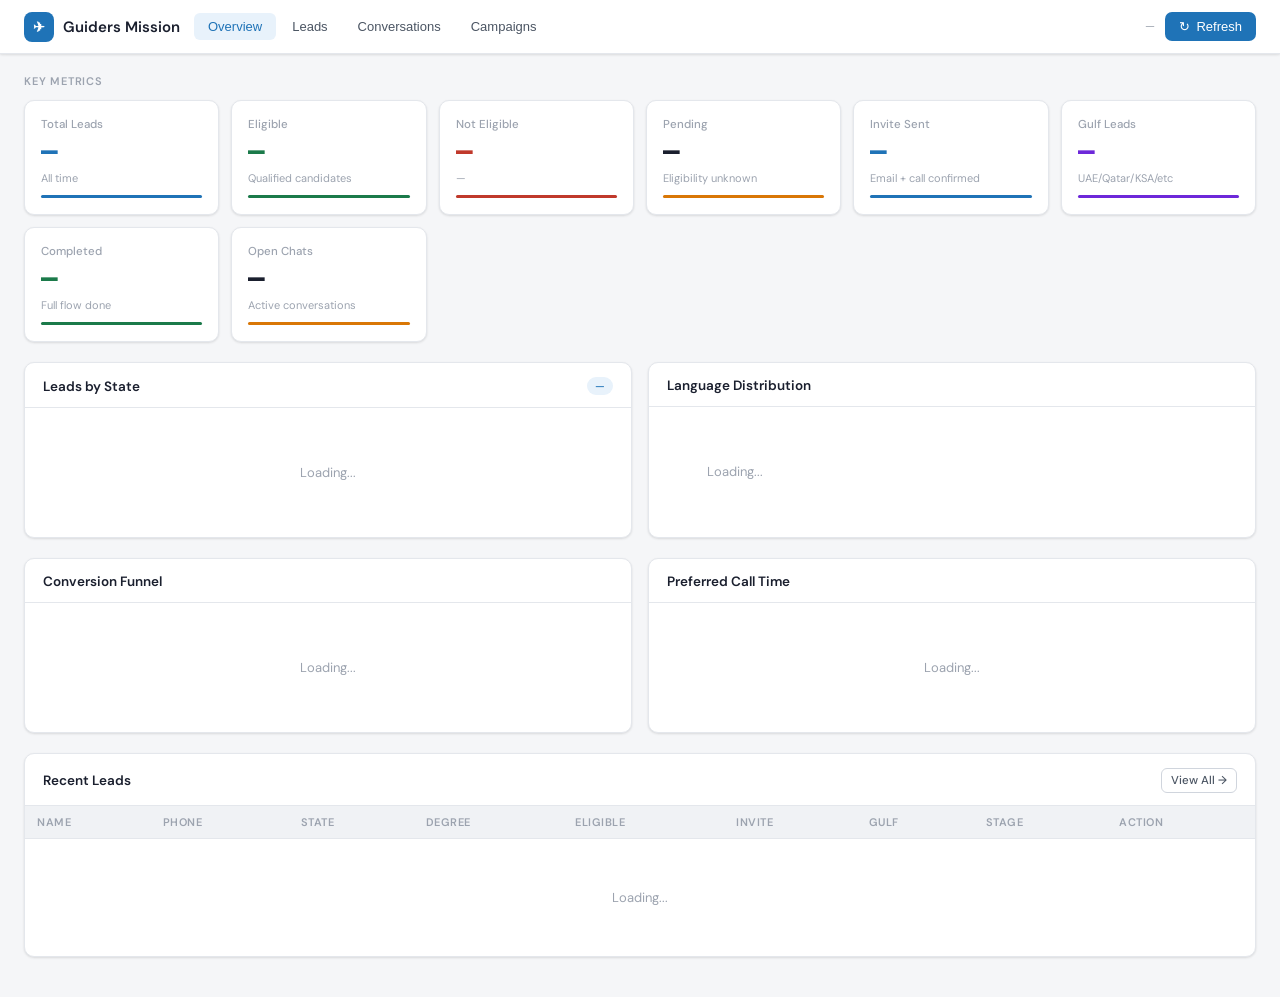
<file: guiders-dashboard.html>
<!DOCTYPE html>
<html lang="en">
<head>
<meta charset="UTF-8">
<meta name="viewport" content="width=device-width, initial-scale=1.0">
<title>Guiders Mission — Recruitment Dashboard</title>
<link href="https://fonts.googleapis.com/css2?family=DM+Sans:wght@300;400;500;600&family=DM+Mono:wght@400;500&display=swap" rel="stylesheet">
<style>
  :root {
    --bg:        #f5f6f8;
    --surface:   #ffffff;
    --surface2:  #f0f2f5;
    --border:    #e4e7ec;
    --border2:   #d0d5dd;
    --text:      #1a1f2e;
    --text2:     #4b5563;
    --text3:     #9ca3af;
    --primary:   #1f73b7;
    --primary-l: #e8f2fb;
    --primary-h: #1557a0;
    --green:     #1b7a4a;
    --green-l:   #e6f6ed;
    --red:       #c0392b;
    --red-l:     #fdecea;
    --orange:    #d97706;
    --orange-l:  #fef3e2;
    --purple:    #6d28d9;
    --purple-l:  #ede9fe;
    --radius:    10px;
    --shadow:    0 1px 3px rgba(0,0,0,.07), 0 1px 2px rgba(0,0,0,.05);
    --shadow-md: 0 4px 12px rgba(0,0,0,.09);
  }
  *{box-sizing:border-box;margin:0;padding:0}
  body{font-family:'DM Sans',sans-serif;background:var(--bg);color:var(--text);font-size:13.5px;min-height:100vh}
  a{text-decoration:none;color:inherit}

  /* ── TOPBAR ── */
  .topbar{background:var(--surface);border-bottom:1px solid var(--border);display:flex;align-items:center;justify-content:space-between;padding:0 24px;height:54px;position:sticky;top:0;z-index:100;box-shadow:var(--shadow)}
  .topbar-left{display:flex;align-items:center;gap:14px}
  .logo{display:flex;align-items:center;gap:9px;font-weight:600;font-size:15px;color:var(--text)}
  .logo-icon{width:30px;height:30px;background:var(--primary);border-radius:8px;display:flex;align-items:center;justify-content:center;color:#fff;font-size:14px}
  .topbar-nav{display:flex;gap:2px}
  .nav-btn{padding:6px 14px;border-radius:6px;cursor:pointer;font-size:13px;font-weight:500;color:var(--text2);border:none;background:transparent;transition:.15s}
  .nav-btn:hover{background:var(--surface2);color:var(--text)}
  .nav-btn.active{background:var(--primary-l);color:var(--primary)}
  .topbar-right{display:flex;align-items:center;gap:10px}
  .refresh-btn{display:flex;align-items:center;gap:6px;padding:7px 14px;border-radius:7px;background:var(--primary);color:#fff;border:none;font-size:13px;font-weight:500;cursor:pointer;transition:.15s}
  .refresh-btn:hover{background:var(--primary-h)}
  .refresh-btn.loading .ri{animation:spin .8s linear infinite}
  @keyframes spin{to{transform:rotate(360deg)}}
  .last-updated{font-size:11.5px;color:var(--text3)}

  /* ── LAYOUT ── */
  .main{padding:20px 24px;max-width:1500px;margin:0 auto}
  .section-title{font-size:11px;font-weight:600;letter-spacing:.8px;text-transform:uppercase;color:var(--text3);margin-bottom:12px}

  /* ── STAT CARDS ── */
  .stats-grid{display:grid;grid-template-columns:repeat(auto-fill,minmax(170px,1fr));gap:12px;margin-bottom:20px}
  .stat-card{background:var(--surface);border:1px solid var(--border);border-radius:var(--radius);padding:16px;box-shadow:var(--shadow);transition:.2s}
  .stat-card:hover{box-shadow:var(--shadow-md);border-color:var(--border2)}
  .stat-label{font-size:11.5px;color:var(--text3);font-weight:500;margin-bottom:8px}
  .stat-value{font-size:26px;font-weight:600;line-height:1;font-family:'DM Mono',monospace}
  .stat-sub{font-size:11px;color:var(--text3);margin-top:5px}
  .stat-card.blue  .stat-value{color:var(--primary)}
  .stat-card.green .stat-value{color:var(--green)}
  .stat-card.red   .stat-value{color:var(--red)}
  .stat-card.orange.stat-value{color:var(--orange)}
  .stat-card.purple .stat-value{color:var(--purple)}
  .stat-bar{height:3px;border-radius:2px;margin-top:10px;background:var(--surface2)}
  .stat-bar-fill{height:100%;border-radius:2px;transition:.6s}

  /* ── 2-COL LAYOUT ── */
  .two-col{display:grid;grid-template-columns:1fr 1fr;gap:16px;margin-bottom:20px}
  .three-col{display:grid;grid-template-columns:1fr 1fr 1fr;gap:16px;margin-bottom:20px}
  .full-col{margin-bottom:20px}
  @media(max-width:900px){.two-col,.three-col{grid-template-columns:1fr}}

  /* ── CARD ── */
  .card{background:var(--surface);border:1px solid var(--border);border-radius:var(--radius);box-shadow:var(--shadow);overflow:hidden}
  .card-head{padding:14px 18px 12px;border-bottom:1px solid var(--border);display:flex;align-items:center;justify-content:space-between}
  .card-title{font-weight:600;font-size:13.5px;color:var(--text)}
  .card-body{padding:16px 18px}

  /* ── FILTER BAR ── */
  .filter-bar{display:flex;gap:8px;flex-wrap:wrap;align-items:center}
  .filter-select{padding:6px 10px;border:1px solid var(--border2);border-radius:6px;font-size:12.5px;background:var(--surface);color:var(--text);font-family:inherit;cursor:pointer;outline:none}
  .filter-select:focus{border-color:var(--primary)}
  .filter-input{padding:6px 10px;border:1px solid var(--border2);border-radius:6px;font-size:12.5px;background:var(--surface);color:var(--text);font-family:inherit;outline:none;min-width:160px}
  .filter-input:focus{border-color:var(--primary)}

  /* ── TABLE ── */
  .table-wrap{overflow-x:auto}
  table{width:100%;border-collapse:collapse;font-size:12.5px}
  th{padding:9px 12px;text-align:left;font-size:11px;font-weight:600;color:var(--text3);letter-spacing:.5px;text-transform:uppercase;border-bottom:1px solid var(--border);background:var(--surface2);white-space:nowrap}
  td{padding:10px 12px;border-bottom:1px solid var(--border);color:var(--text2);vertical-align:middle}
  tr:last-child td{border-bottom:none}
  tr:hover td{background:#fafbfc}
  .mono{font-family:'DM Mono',monospace;font-size:12px}

  /* ── BADGE ── */
  .badge{display:inline-flex;align-items:center;padding:2px 8px;border-radius:20px;font-size:11px;font-weight:500;white-space:nowrap}
  .badge.green {background:var(--green-l); color:var(--green)}
  .badge.red   {background:var(--red-l);   color:var(--red)}
  .badge.blue  {background:var(--primary-l);color:var(--primary)}
  .badge.orange{background:var(--orange-l);color:var(--orange)}
  .badge.purple{background:var(--purple-l);color:var(--purple)}
  .badge.grey  {background:var(--surface2);color:var(--text3)}
  .dot{width:6px;height:6px;border-radius:50%;display:inline-block;margin-right:5px}
  .dot.green{background:var(--green)}
  .dot.red{background:var(--red)}
  .dot.orange{background:var(--orange)}
  .dot.blue{background:var(--primary)}

  /* ── ACTION BTNS ── */
  .btn{display:inline-flex;align-items:center;gap:5px;padding:5px 11px;border-radius:6px;font-size:12px;font-weight:500;cursor:pointer;border:1px solid transparent;transition:.15s;font-family:inherit}
  .btn-primary{background:var(--primary);color:#fff;border-color:var(--primary)}
  .btn-primary:hover{background:var(--primary-h)}
  .btn-ghost{background:transparent;color:var(--text2);border-color:var(--border2)}
  .btn-ghost:hover{background:var(--surface2);color:var(--text)}
  .btn-green{background:var(--green);color:#fff}
  .btn-green:hover{background:#155d38}
  .btn-danger{background:var(--red);color:#fff}
  .btn-sm{padding:4px 9px;font-size:11.5px}

  /* ── MINI CHART ── */
  .mini-bars{display:flex;align-items:flex-end;gap:3px;height:40px;margin-top:4px}
  .mini-bar{flex:1;border-radius:2px 2px 0 0;min-height:2px;transition:.4s}
  .chart-labels{display:flex;gap:3px;margin-top:3px}
  .chart-label{flex:1;text-align:center;font-size:9px;color:var(--text3)}

  /* ── DONUT ── */
  .donut-wrap{display:flex;align-items:center;gap:20px}
  .donut-svg{flex-shrink:0}
  .donut-legend{display:flex;flex-direction:column;gap:8px;font-size:12px}
  .donut-item{display:flex;align-items:center;gap:8px}
  .donut-dot{width:8px;height:8px;border-radius:50%;flex-shrink:0}

  /* ── CONVERSATION PANEL ── */
  .conv-list{display:flex;flex-direction:column;gap:0}
  .conv-item{padding:12px 16px;border-bottom:1px solid var(--border);cursor:pointer;transition:.15s;display:flex;align-items:flex-start;gap:12px}
  .conv-item:hover{background:#f8f9fb}
  .conv-item.active{background:var(--primary-l);border-right:3px solid var(--primary)}
  .conv-avatar{width:36px;height:36px;border-radius:50%;background:var(--primary-l);color:var(--primary);display:flex;align-items:center;justify-content:center;font-weight:600;font-size:13px;flex-shrink:0}
  .conv-meta{flex:1;min-width:0}
  .conv-name{font-weight:600;font-size:13px;color:var(--text);margin-bottom:2px;white-space:nowrap;overflow:hidden;text-overflow:ellipsis}
  .conv-preview{font-size:12px;color:var(--text3);white-space:nowrap;overflow:hidden;text-overflow:ellipsis}
  .conv-right{display:flex;flex-direction:column;align-items:flex-end;gap:4px;flex-shrink:0}
  .conv-time{font-size:11px;color:var(--text3)}
  .unread-badge{background:var(--primary);color:#fff;border-radius:10px;padding:1px 6px;font-size:10.5px;font-weight:600}

  /* ── CHAT PANEL ── */
  .chat-layout{display:grid;grid-template-columns:300px 1fr;border:1px solid var(--border);border-radius:var(--radius);overflow:hidden;height:600px;background:var(--surface)}
  .chat-sidebar{border-right:1px solid var(--border);overflow-y:auto;background:var(--surface)}
  .chat-sidebar-head{padding:12px 16px;border-bottom:1px solid var(--border);display:flex;align-items:center;justify-content:space-between}
  .chat-main{display:flex;flex-direction:column;overflow:hidden}
  .chat-topbar{padding:12px 16px;border-bottom:1px solid var(--border);display:flex;align-items:center;gap:10px}
  .chat-messages{flex:1;overflow-y:auto;padding:16px;display:flex;flex-direction:column;gap:10px;background:#f8f9fb}
  .msg{max-width:72%;padding:9px 13px;border-radius:12px;font-size:13px;line-height:1.5;word-break:break-word}
  .msg.incoming{background:var(--surface);border:1px solid var(--border);border-radius:4px 12px 12px 12px;align-self:flex-start;color:var(--text)}
  .msg.outgoing{background:var(--primary);color:#fff;border-radius:12px 4px 12px 12px;align-self:flex-end}
  .msg-time{font-size:10.5px;margin-top:3px;opacity:.65;text-align:right}
  .msg-sender{font-size:11px;font-weight:600;color:var(--primary);margin-bottom:3px}
  .chat-footer{padding:12px 16px;border-top:1px solid var(--border);display:flex;gap:8px;align-items:center}
  .chat-input{flex:1;padding:8px 12px;border:1px solid var(--border2);border-radius:8px;font-size:13px;font-family:inherit;outline:none;resize:none;background:var(--surface);color:var(--text)}
  .chat-input:focus{border-color:var(--primary)}

  /* ── MODAL ── */
  .modal-overlay{position:fixed;inset:0;background:rgba(0,0,0,.35);z-index:1000;display:flex;align-items:center;justify-content:center;opacity:0;pointer-events:none;transition:.2s}
  .modal-overlay.open{opacity:1;pointer-events:all}
  .modal{background:var(--surface);border-radius:12px;box-shadow:0 20px 60px rgba(0,0,0,.15);width:480px;max-width:95vw;overflow:hidden;transform:translateY(12px);transition:.2s}
  .modal-overlay.open .modal{transform:translateY(0)}
  .modal-head{padding:18px 22px;border-bottom:1px solid var(--border);display:flex;align-items:center;justify-content:space-between}
  .modal-title{font-weight:600;font-size:15px}
  .modal-close{width:28px;height:28px;border-radius:6px;border:none;background:var(--surface2);cursor:pointer;display:flex;align-items:center;justify-content:center;font-size:16px;color:var(--text2)}
  .modal-body{padding:22px}
  .form-row{margin-bottom:16px}
  .form-label{font-size:12px;font-weight:600;color:var(--text2);margin-bottom:5px;display:block}
  .form-input{width:100%;padding:8px 12px;border:1px solid var(--border2);border-radius:7px;font-size:13px;font-family:inherit;outline:none;color:var(--text);background:var(--surface)}
  .form-input:focus{border-color:var(--primary);box-shadow:0 0 0 3px rgba(31,115,183,.1)}
  textarea.form-input{resize:vertical;min-height:80px}
  .modal-foot{padding:16px 22px;border-top:1px solid var(--border);display:flex;gap:8px;justify-content:flex-end}

  /* ── TABS ── */
  .tabs{display:flex;border-bottom:1px solid var(--border);background:var(--surface)}
  .tab{padding:10px 18px;font-size:13px;font-weight:500;color:var(--text3);cursor:pointer;border-bottom:2px solid transparent;margin-bottom:-1px;transition:.15s}
  .tab.active{color:var(--primary);border-bottom-color:var(--primary)}
  .tab:hover{color:var(--text)}
  .tab-panel{display:none}
  .tab-panel.active{display:block}

  /* ── PROGRESS ── */
  .progress-row{display:flex;align-items:center;gap:10px;margin-bottom:10px}
  .progress-label{font-size:12.5px;color:var(--text2);min-width:90px}
  .progress-track{flex:1;height:7px;background:var(--surface2);border-radius:4px;overflow:hidden}
  .progress-fill{height:100%;border-radius:4px;transition:.6s}
  .progress-val{font-size:12px;color:var(--text3);min-width:32px;text-align:right;font-family:'DM Mono',monospace}

  /* ── TOAST ── */
  .toast{position:fixed;bottom:24px;right:24px;background:var(--text);color:#fff;padding:10px 18px;border-radius:8px;font-size:13px;z-index:9999;transform:translateY(60px);opacity:0;transition:.25s;pointer-events:none}
  .toast.show{transform:translateY(0);opacity:1}
  .toast.success{background:var(--green)}
  .toast.error{background:var(--red)}

  /* ── LOADER ── */
  .skeleton{background:linear-gradient(90deg,var(--surface2) 25%,var(--border) 50%,var(--surface2) 75%);background-size:200%;animation:shimmer 1.4s infinite}
  @keyframes shimmer{to{background-position:-200% 0}}
  .loading-row{height:38px;border-radius:6px;margin-bottom:8px}
  .spinner-wrap{display:flex;align-items:center;justify-content:center;padding:40px;color:var(--text3);gap:10px;font-size:13px}

  /* ── UTILS ── */
  .flex{display:flex}.gap-8{gap:8px}.gap-12{gap:12px}.items-center{align-items:center}.justify-between{justify-content:space-between}
  .mt-4{margin-top:4px}.mt-8{margin-top:8px}.mt-12{margin-top:12px}
  .text-sm{font-size:12px}.text-xs{font-size:11px}.text-muted{color:var(--text3)}
  .fw-600{font-weight:600}.truncate{overflow:hidden;white-space:nowrap;text-overflow:ellipsis}
  .empty{text-align:center;padding:40px 20px;color:var(--text3);font-size:13px}
</style>
</head>
<body>

<!-- TOPBAR -->
<div class="topbar">
  <div class="topbar-left">
    <div class="logo">
      <div class="logo-icon">✈</div>
      Guiders Mission
    </div>
    <div class="topbar-nav">
      <button class="nav-btn active" onclick="showTab(this,'overview')">Overview</button>
      <button class="nav-btn" onclick="showTab(this,'leads')">Leads</button>
      <button class="nav-btn" onclick="showTab(this,'conversations')">Conversations</button>
      <button class="nav-btn" onclick="showTab(this,'campaigns')">Campaigns</button>
    </div>
  </div>
  <div class="topbar-right">
    <span class="last-updated" id="lastUpdated">—</span>
    <button class="refresh-btn" id="refreshBtn" onclick="loadAll()">
      <span class="ri">↻</span> Refresh
    </button>
  </div>
</div>

<!-- MAIN -->
<div class="main">

  <!-- ══ OVERVIEW TAB ══ -->
  <div id="tab-overview" class="tab-panel active">

    <!-- Stats Row -->
    <div class="section-title">Key Metrics</div>
    <div class="stats-grid" id="statsGrid">
      <div class="stat-card blue"><div class="stat-label">Total Leads</div><div class="stat-value" id="s-total">—</div><div class="stat-sub">All time</div><div class="stat-bar"><div class="stat-bar-fill" style="width:100%;background:var(--primary)"></div></div></div>
      <div class="stat-card green"><div class="stat-label">Eligible</div><div class="stat-value" id="s-eligible">—</div><div class="stat-sub">Qualified candidates</div><div class="stat-bar"><div class="stat-bar-fill" id="bar-eligible" style="background:var(--green)"></div></div></div>
      <div class="stat-card red"><div class="stat-label">Not Eligible</div><div class="stat-value" id="s-ineligible">—</div><div class="stat-sub" id="sub-ineligible">—</div><div class="stat-bar"><div class="stat-bar-fill" id="bar-ineligible" style="background:var(--red)"></div></div></div>
      <div class="stat-card orange"><div class="stat-label">Pending</div><div class="stat-value" id="s-pending">—</div><div class="stat-sub">Eligibility unknown</div><div class="stat-bar"><div class="stat-bar-fill" id="bar-pending" style="background:var(--orange)"></div></div></div>
      <div class="stat-card blue"><div class="stat-label">Invite Sent</div><div class="stat-value" id="s-invite">—</div><div class="stat-sub">Email + call confirmed</div><div class="stat-bar"><div class="stat-bar-fill" id="bar-invite" style="background:var(--primary)"></div></div></div>
      <div class="stat-card purple"><div class="stat-label">Gulf Leads</div><div class="stat-value" id="s-gulf">—</div><div class="stat-sub">UAE/Qatar/KSA/etc</div><div class="stat-bar"><div class="stat-bar-fill" id="bar-gulf" style="background:var(--purple)"></div></div></div>
      <div class="stat-card green"><div class="stat-label">Completed</div><div class="stat-value" id="s-completed">—</div><div class="stat-sub">Full flow done</div><div class="stat-bar"><div class="stat-bar-fill" id="bar-completed" style="background:var(--green)"></div></div></div>
      <div class="stat-card orange"><div class="stat-label">Open Chats</div><div class="stat-value" id="s-open">—</div><div class="stat-sub">Active conversations</div><div class="stat-bar"><div class="stat-bar-fill" id="bar-open" style="background:var(--orange)"></div></div></div>
    </div>

    <!-- Charts Row -->
    <div class="two-col">
      <div class="card">
        <div class="card-head"><span class="card-title">Leads by State</span><span class="badge blue" id="state-count">—</span></div>
        <div class="card-body" id="stateChart"><div class="spinner-wrap">Loading...</div></div>
      </div>
      <div class="card">
        <div class="card-head"><span class="card-title">Language Distribution</span></div>
        <div class="card-body">
          <div class="donut-wrap" id="langDonut"><div class="spinner-wrap">Loading...</div></div>
        </div>
      </div>
    </div>

    <!-- Funnel + Call Time -->
    <div class="two-col">
      <div class="card">
        <div class="card-head"><span class="card-title">Conversion Funnel</span></div>
        <div class="card-body" id="funnelChart"><div class="spinner-wrap">Loading...</div></div>
      </div>
      <div class="card">
        <div class="card-head"><span class="card-title">Preferred Call Time</span></div>
        <div class="card-body" id="callTimeChart"><div class="spinner-wrap">Loading...</div></div>
      </div>
    </div>

    <!-- Recent Leads -->
    <div class="card full-col">
      <div class="card-head">
        <span class="card-title">Recent Leads</span>
        <button class="btn btn-ghost btn-sm" onclick="showTab(document.querySelector('[onclick*=leads]'),'leads')">View All →</button>
      </div>
      <div class="table-wrap">
        <table>
          <thead><tr><th>Name</th><th>Phone</th><th>State</th><th>Degree</th><th>Eligible</th><th>Invite</th><th>Gulf</th><th>Stage</th><th>Action</th></tr></thead>
          <tbody id="recentLeads"><tr><td colspan="9"><div class="spinner-wrap">Loading...</div></td></tr></tbody>
        </table>
      </div>
    </div>

  </div><!-- /overview -->

  <!-- ══ LEADS TAB ══ -->
  <div id="tab-leads" class="tab-panel">
    <div class="card">
      <div class="card-head">
        <span class="card-title">All Leads</span>
        <div class="flex gap-8 items-center">
          <input class="filter-input" id="leadSearch" placeholder="🔍 Search name, phone, state..." oninput="filterLeads()" style="width:220px">
          <select class="filter-select" id="eligFilter" onchange="filterLeads()">
            <option value="">All Eligible</option>
            <option value="Yes">Eligible</option>
            <option value="No">Not Eligible</option>
            <option value="pending">Pending</option>
          </select>
          <select class="filter-select" id="stateFilter" onchange="filterLeads()">
            <option value="">All States</option>
          </select>
          <select class="filter-select" id="langFilter" onchange="filterLeads()">
            <option value="">All Languages</option>
            <option value="ml">Malayalam</option>
            <option value="en">English</option>
            <option value="hi">Hindi</option>
          </select>
          <select class="filter-select" id="gulfFilter" onchange="filterLeads()">
            <option value="">All Regions</option>
            <option value="Yes">Gulf Only</option>
            <option value="">India</option>
          </select>
        </div>
      </div>
      <div class="table-wrap">
        <table>
          <thead><tr><th>#</th><th>Name</th><th>Phone</th><th>State</th><th>Email</th><th>Degree</th><th>Reg</th><th>Age</th><th>English</th><th>Call Time</th><th>Off Day</th><th>Eligible</th><th>Invite</th><th>Gulf</th><th>Stage</th><th>Actions</th></tr></thead>
          <tbody id="leadsTableBody"><tr><td colspan="16"><div class="spinner-wrap">Loading...</div></td></tr></tbody>
        </table>
      </div>
      <div style="padding:12px 18px;border-top:1px solid var(--border);display:flex;align-items:center;justify-content:space-between">
        <span class="text-sm text-muted" id="leadCount">—</span>
        <div class="flex gap-8">
          <button class="btn btn-ghost btn-sm" id="prevPage" onclick="changePage(-1)">← Prev</button>
          <span class="text-sm text-muted" id="pageInfo">—</span>
          <button class="btn btn-ghost btn-sm" id="nextPage" onclick="changePage(1)">Next →</button>
        </div>
      </div>
    </div>
  </div>

  <!-- ══ CONVERSATIONS TAB ══ -->
  <div id="tab-conversations" class="tab-panel">
    <div class="flex gap-8 items-center" style="margin-bottom:14px">
      <div class="tabs" style="border:none;background:transparent;gap:4px">
        <div class="tab active" id="ctab-open" onclick="loadConvTab('open',this)">🟢 Open</div>
        <div class="tab" id="ctab-resolved" onclick="loadConvTab('resolved',this)">✅ Resolved</div>
        <div class="tab" id="ctab-pending" onclick="loadConvTab('pending',this)">🟡 Pending</div>
      </div>
      <input class="filter-input" id="convSearch" placeholder="🔍 Search name or phone..." oninput="filterConversations()" style="margin-left:auto">
    </div>
    <div class="chat-layout" id="chatLayout">
      <div class="chat-sidebar">
        <div class="chat-sidebar-head">
          <span class="fw-600 text-sm" id="convTabLabel">Open Chats</span>
          <span class="badge blue" id="convCount">—</span>
        </div>
        <div class="conv-list" id="convList"><div class="spinner-wrap">Loading...</div></div>
      </div>
      <div class="chat-main" id="chatMain">
        <div style="display:flex;align-items:center;justify-content:center;flex:1;flex-direction:column;gap:10px;color:var(--text3)">
          <div style="font-size:32px">💬</div>
          <div class="text-sm">Select a conversation to view</div>
        </div>
      </div>
    </div>
  </div>

  <!-- ══ CAMPAIGNS TAB ══ -->
  <div id="tab-campaigns" class="tab-panel">
    <div class="two-col">
      <div class="card">
        <div class="card-head"><span class="card-title">Send Campaign</span></div>
        <div class="card-body">
          <div class="form-row">
            <label class="form-label">Filter by State</label>
            <select class="form-input" id="camp-state"><option value="ALL">All States</option></select>
          </div>
          <div class="form-row">
            <label class="form-label">Filter by Eligibility</label>
            <select class="form-input" id="camp-elig">
              <option value="ALL">All</option>
              <option value="Yes">Eligible Only</option>
              <option value="No">Not Eligible</option>
              <option value="">Pending</option>
            </select>
          </div>
          <div class="form-row">
            <label class="form-label">WhatsApp Template</label>
            <select class="form-input" id="camp-template"><option value="">Loading templates...</option></select>
          </div>
          <div class="form-row">
            <label class="form-label">Language</label>
            <select class="form-input" id="camp-lang">
              <option value="en">English</option>
              <option value="ml">Malayalam</option>
            </select>
          </div>
          <div style="background:var(--surface2);border-radius:8px;padding:12px;margin-bottom:16px;font-size:12.5px;color:var(--text2)">
            <b id="camp-preview-count">— leads</b> will receive this campaign
          </div>
          <button class="btn btn-primary" style="width:100%" onclick="sendCampaign()">📤 Send Campaign</button>
        </div>
      </div>
      <div class="card">
        <div class="card-head"><span class="card-title">Send Meeting Invite</span></div>
        <div class="card-body">
          <div class="form-row">
            <label class="form-label">Recipient Email</label>
            <input class="form-input" id="inv-email" placeholder="nurse@email.com">
          </div>
          <div class="form-row">
            <label class="form-label">Recipient Name</label>
            <input class="form-input" id="inv-name" placeholder="Full name">
          </div>
          <div class="form-row">
            <label class="form-label">Preferred Call Time (from lead)</label>
            <input class="form-input" id="inv-calltime" placeholder="e.g. Thursday evening 5pm">
          </div>
          <div class="form-row">
            <label class="form-label">Counselor Note (optional)</label>
            <textarea class="form-input" id="inv-note" placeholder="Any specific note for this lead..."></textarea>
          </div>
          <button class="btn btn-green" style="width:100%;margin-top:4px" onclick="sendInviteManual()">📧 Send Meeting Invite</button>
        </div>
      </div>
    </div>

    <!-- Bulk invite from eligible leads -->
    <div class="card">
      <div class="card-head">
        <span class="card-title">Eligible Leads — Pending Invite</span>
        <span class="badge orange" id="pending-invite-count">—</span>
      </div>
      <div class="table-wrap">
        <table>
          <thead><tr><th>Name</th><th>Phone</th><th>Email</th><th>State</th><th>Call Time</th><th>Off Day</th><th>Degree</th><th>Action</th></tr></thead>
          <tbody id="pendingInviteTable"><tr><td colspan="8"><div class="spinner-wrap">Loading...</div></td></tr></tbody>
        </table>
      </div>
    </div>
  </div>

</div><!-- /main -->

<!-- MODAL: Invite -->
<div class="modal-overlay" id="inviteModal">
  <div class="modal">
    <div class="modal-head">
      <span class="modal-title">📧 Send Meeting Invite</span>
      <button class="modal-close" onclick="closeModal('inviteModal')">×</button>
    </div>
    <div class="modal-body">
      <div class="form-row"><label class="form-label">To</label><input class="form-input" id="modal-inv-email" readonly></div>
      <div class="form-row"><label class="form-label">Name</label><input class="form-input" id="modal-inv-name" readonly></div>
      <div class="form-row"><label class="form-label">Call Time</label><input class="form-input" id="modal-inv-calltime"></div>
      <div class="form-row"><label class="form-label">Note</label><textarea class="form-input" id="modal-inv-note" placeholder="Optional note..."></textarea></div>
    </div>
    <div class="modal-foot">
      <button class="btn btn-ghost" onclick="closeModal('inviteModal')">Cancel</button>
      <button class="btn btn-green" onclick="submitModalInvite()">Send Invite</button>
    </div>
  </div>
</div>

<!-- TOAST -->
<div class="toast" id="toast"></div>

<script>
// ══════════════════════════════════════════════════════
// CONFIG
// ══════════════════════════════════════════════════════
const CHATWOOT_URL  = 'https://app.aiingo.com';
const CHATWOOT_ACC  = 6;
const CHATWOOT_TOKEN= 'vsBz2BHfdvU5eYifV3VvUBN3';
const N8N_BASE      = 'https://n8n.aiingo.com/webhook';
const GS_URL        = `${N8N_BASE}/guiders-get-leads`;  // optional n8n endpoint
const CACHE_TTL     = 120000; // 2 min cache

// ══════════════════════════════════════════════════════
// CACHE
// ══════════════════════════════════════════════════════
const cache = {};
function setCache(key, data){ cache[key] = { data, ts: Date.now() }; }
function getCache(key){ const c = cache[key]; if(c && Date.now()-c.ts < CACHE_TTL) return c.data; return null; }
function clearCache(){ Object.keys(cache).forEach(k => delete cache[k]); }

// ══════════════════════════════════════════════════════
// STATE
// ══════════════════════════════════════════════════════
let allLeads = [];
let filteredLeads = [];
let currentPage = 1;
const PAGE_SIZE = 20;
let allConversations = [];
let activeConvId = null;
let currentConvStatus = 'open';

// ══════════════════════════════════════════════════════
// CHATWOOT API
// ══════════════════════════════════════════════════════
async function cwGet(path){
  const cached = getCache(path);
  if(cached) return cached;
  const r = await fetch(`${CHATWOOT_URL}/api/v1/accounts/${CHATWOOT_ACC}${path}`,{
    headers:{'api_access_token':CHATWOOT_TOKEN,'Content-Type':'application/json'}
  });
  const data = await r.json();
  setCache(path, data);
  return data;
}
async function cwPost(path, body){
  const r = await fetch(`${CHATWOOT_URL}/api/v1/accounts/${CHATWOOT_ACC}${path}`,{
    method:'POST',
    headers:{'api_access_token':CHATWOOT_TOKEN,'Content-Type':'application/json'},
    body:JSON.stringify(body)
  });
  return r.json();
}

// ══════════════════════════════════════════════════════
// GOOGLE SHEETS — read via Chatwoot-connected n8n or direct JSONP proxy
// We'll simulate with the data embedded approach for now,
// and pull real data via the existing n8n webhook
// ══════════════════════════════════════════════════════
async function fetchLeads(){
  const cached = getCache('leads');
  if(cached) return cached;
  // Try n8n webhook endpoint
  try {
    const r = await fetch(`${N8N_BASE}/guiders-get-leads`, {
      method:'POST',
      headers:{'Content-Type':'application/json'},
      body:JSON.stringify({action:'get_all'})
    });
    if(r.ok){
      const data = await r.json();
      const rows = Array.isArray(data) ? data : (data.rows || data.data || []);
      setCache('leads', rows);
      return rows;
    }
  } catch(e){}
  return [];
}

// ══════════════════════════════════════════════════════
// CONVERSATIONS
// ══════════════════════════════════════════════════════
async function fetchConversations(status='open', page=1){
  const key = `conv_${status}_${page}`;
  const cached = getCache(key);
  if(cached) return cached;
  const data = await cwGet(`/conversations?status=${status}&page=${page}`);
  const convs = data?.data?.payload || [];
  setCache(key, convs);
  return convs;
}
async function fetchMessages(convId){
  const key = `msgs_${convId}`;
  const cached = getCache(key);
  if(cached) return cached;
  const data = await cwGet(`/conversations/${convId}/messages`);
  const msgs = data?.payload || [];
  setCache(key, msgs);
  return msgs;
}

// ══════════════════════════════════════════════════════
// LOAD ALL
// ══════════════════════════════════════════════════════
async function loadAll(){
  const btn = document.getElementById('refreshBtn');
  btn.classList.add('loading');
  clearCache();

  // Load in parallel
  const [leads, openConvs, resolvedConvs] = await Promise.all([
    fetchLeads(),
    fetchConversations('open'),
    fetchConversations('resolved')
  ]);

  allLeads = leads;
  filteredLeads = [...allLeads];

  renderStats(leads, openConvs, resolvedConvs);
  renderStateChart(leads);
  renderLangDonut(leads);
  renderFunnel(leads);
  renderCallTimeChart(leads);
  renderRecentLeads(leads);
  renderLeadsTable();
  renderPendingInviteTable(leads);
  populateFilters(leads);
  updateCampPreview();

  btn.classList.remove('loading');
  document.getElementById('lastUpdated').textContent = 'Updated ' + new Date().toLocaleTimeString();

  // If conversations tab is active, render
  if(document.getElementById('tab-conversations').classList.contains('active')){
    renderConversationList(openConvs, 'open');
  }
}

// ══════════════════════════════════════════════════════
// STATS
// ══════════════════════════════════════════════════════
function renderStats(leads, openConvs, resolvedConvs){
  const total     = leads.length;
  const eligible  = leads.filter(r=>r.Eligible==='Yes').length;
  const ineligible= leads.filter(r=>r.Eligible==='No').length;
  const pending   = leads.filter(r=>!r.Eligible||r.Eligible==='').length;
  const invited   = leads.filter(r=>r.Invite_Sent==='Yes').length;
  const gulf      = leads.filter(r=>r.Is_Gulf==='Yes').length;
  const completed = leads.filter(r=>r.Stage==='completed').length;
  const openCount = openConvs?.length || 0;

  set('s-total', total);
  set('s-eligible', eligible);
  set('s-ineligible', ineligible);
  set('s-pending', pending);
  set('s-invite', invited);
  set('s-gulf', gulf);
  set('s-completed', completed);
  set('s-open', openCount);

  if(total>0){
    setStyle('bar-eligible',  `width:${pct(eligible,total)}%`);
    setStyle('bar-ineligible',`width:${pct(ineligible,total)}%`);
    setStyle('bar-pending',   `width:${pct(pending,total)}%`);
    setStyle('bar-invite',    `width:${pct(invited,eligible||1)}%`);
    setStyle('bar-gulf',      `width:${pct(gulf,total)}%`);
    setStyle('bar-completed', `width:${pct(completed,total)}%`);
    setStyle('bar-open',      `width:80%`);
  }
  set('sub-ineligible', pct(ineligible,total)+'% of total');
}

// ══════════════════════════════════════════════════════
// CHARTS
// ══════════════════════════════════════════════════════
function renderStateChart(leads){
  const counts = {};
  leads.forEach(r=>{ const s=r.State||'Unknown'; counts[s]=(counts[s]||0)+1; });
  const sorted = Object.entries(counts).sort((a,b)=>b[1]-a[1]).slice(0,10);
  const max = Math.max(...sorted.map(s=>s[1]),1);
  document.getElementById('state-count').textContent = Object.keys(counts).length+' states';

  const html = sorted.map(([state,count])=>`
    <div class="progress-row">
      <span class="progress-label truncate" style="max-width:100px" title="${state}">${state}</span>
      <div class="progress-track">
        <div class="progress-fill" style="width:${pct(count,max)}%;background:var(--primary)"></div>
      </div>
      <span class="progress-val">${count}</span>
    </div>
  `).join('');
  document.getElementById('stateChart').innerHTML = html || '<div class="empty">No data yet</div>';
}

function renderLangDonut(leads){
  const counts = {Malayalam:0, English:0, Hindi:0, Tamil:0, Other:0};
  leads.forEach(r=>{
    const l = (r.Language||'en').toLowerCase();
    if(l==='ml') counts.Malayalam++;
    else if(l==='en') counts.English++;
    else if(l==='hi') counts.Hindi++;
    else if(l==='ta') counts.Tamil++;
    else counts.Other++;
  });
  const total = leads.length || 1;
  const colors = ['#1f73b7','#1b7a4a','#d97706','#6d28d9','#9ca3af'];
  const items  = Object.entries(counts).filter(([,v])=>v>0);

  // SVG donut
  let offset = 0;
  const r=40,cx=50,cy=50,circ=2*Math.PI*r;
  const segments = items.map(([label,val],i)=>{
    const frac = val/total;
    const dash = frac*circ;
    const seg = `<circle cx="${cx}" cy="${cy}" r="${r}" fill="none" stroke="${colors[i]}" stroke-width="16" stroke-dasharray="${dash} ${circ-dash}" stroke-dashoffset="${-offset*circ+circ/4}" style="transition:.6s"/>`;
    offset += frac;
    return {seg,label,val,color:colors[i]};
  });

  const svgHtml = `<svg class="donut-svg" viewBox="0 0 100 100" width="110" height="110">${segments.map(s=>s.seg).join('')}</svg>`;
  const legendHtml = `<div class="donut-legend">${segments.map(s=>`
    <div class="donut-item">
      <div class="donut-dot" style="background:${s.color}"></div>
      <span>${s.label}</span>
      <span class="text-muted" style="margin-left:4px">${s.val} (${Math.round(s.val/total*100)}%)</span>
    </div>`).join('')}</div>`;

  document.getElementById('langDonut').innerHTML = svgHtml + legendHtml;
}

function renderFunnel(leads){
  const total = leads.length;
  const stages = [
    {label:'Contacted', val:total},
    {label:'Name', val:leads.filter(r=>r.Name&&r.Name!==r['Phone Number']).length},
    {label:'Email', val:leads.filter(r=>r['Email ID']).length},
    {label:'Degree', val:leads.filter(r=>r.Degree).length},
    {label:'Reg Check', val:leads.filter(r=>r.Verified).length},
    {label:'Age Check', val:leads.filter(r=>r.Age).length},
    {label:'Eligible', val:leads.filter(r=>r.Eligible==='Yes').length},
    {label:'Invite Sent', val:leads.filter(r=>r.Invite_Sent==='Yes').length},
  ];
  const max = Math.max(total,1);
  const html = stages.map((s,i)=>{
    const colors=['#1f73b7','#2196F3','#00bcd4','#26a69a','#66bb6a','#ffa726','#1b7a4a','#6d28d9'];
    return `<div class="progress-row">
      <span class="progress-label">${s.label}</span>
      <div class="progress-track">
        <div class="progress-fill" style="width:${pct(s.val,max)}%;background:${colors[i]}"></div>
      </div>
      <span class="progress-val">${s.val}</span>
    </div>`;
  }).join('');
  document.getElementById('funnelChart').innerHTML = html;
}

function renderCallTimeChart(leads){
  const counts = {'Morning':0,'Afternoon':0,'Evening':0,'Night/Flexible':0};
  leads.forEach(r=>{
    const ct = (r['preferred call time']||'').toLowerCase();
    if(/morning|9am|10am|11am/.test(ct)) counts['Morning']++;
    else if(/afternoon|12pm|1pm|2pm|3pm/.test(ct)) counts['Afternoon']++;
    else if(/evening|4pm|5pm|6pm|7pm/.test(ct)) counts['Evening']++;
    else if(ct) counts['Night/Flexible']++;
  });
  const max = Math.max(...Object.values(counts),1);
  const colors = {'Morning':'#f59e0b','Afternoon':'#1f73b7','Evening':'#6d28d9','Night/Flexible':'#374151'};
  const html = Object.entries(counts).map(([label,val])=>`
    <div class="progress-row">
      <span class="progress-label">${label}</span>
      <div class="progress-track">
        <div class="progress-fill" style="width:${pct(val,max)}%;background:${colors[label]}"></div>
      </div>
      <span class="progress-val">${val}</span>
    </div>`).join('');
  document.getElementById('callTimeChart').innerHTML = html;
}

// ══════════════════════════════════════════════════════
// LEADS TABLE
// ══════════════════════════════════════════════════════
function renderRecentLeads(leads){
  const recent = [...leads].slice(-10).reverse();
  const tbody = document.getElementById('recentLeads');
  if(!recent.length){ tbody.innerHTML='<tr><td colspan="9"><div class="empty">No leads yet</div></td></tr>'; return; }
  tbody.innerHTML = recent.map((r,i)=>`
    <tr>
      <td class="fw-600">${r.Name||'—'}</td>
      <td class="mono">${r['Phone Number']||'—'}</td>
      <td>${r.State||'—'}</td>
      <td>${r.Degree||'—'}</td>
      <td>${eligBadge(r.Eligible)}</td>
      <td>${r.Invite_Sent==='Yes'?'<span class="badge green">✓ Sent</span>':'<span class="badge grey">—</span>'}</td>
      <td>${r.Is_Gulf==='Yes'?'<span class="badge purple">🌍 Gulf</span>':'—'}</td>
      <td>${stageBadge(r.Stage)}</td>
      <td><div class="flex gap-8">
        ${r['Email ID']&&r['preferred call time']&&r.Invite_Sent!=='Yes'?`<button class="btn btn-green btn-sm" onclick="openInviteModal('${esc(r['Email ID'])}','${esc(r.Name)}','${esc(r['preferred call time']||'')}')">📧 Invite</button>`:''}
        ${r['Phone Number']?`<button class="btn btn-ghost btn-sm" onclick="copyToClipboard('${r['Phone Number']}')">📋</button>`:''}
      </div></td>
    </tr>`).join('');
}

function renderLeadsTable(){
  const tbody = document.getElementById('leadsTableBody');
  const start = (currentPage-1)*PAGE_SIZE;
  const page  = filteredLeads.slice(start, start+PAGE_SIZE);
  if(!page.length){ tbody.innerHTML='<tr><td colspan="16"><div class="empty">No matching leads</div></td></tr>'; }
  else tbody.innerHTML = page.map((r,i)=>`
    <tr>
      <td class="mono text-muted">${start+i+1}</td>
      <td class="fw-600">${r.Name||'—'}</td>
      <td class="mono">${r['Phone Number']||'—'}</td>
      <td>${r.State||'—'}</td>
      <td class="mono" style="font-size:11.5px">${r['Email ID']||'—'}</td>
      <td>${r.Degree||'—'}</td>
      <td>${r.Verified==='Yes'?'<span class="badge green">✓</span>':r.Verified==='No'?'<span class="badge red">✗</span>':'—'}</td>
      <td>${r.Age||'—'}</td>
      <td>${r.English_Speaking==='Yes'?'<span class="badge green">✓</span>':r.English_Speaking==='No'?'<span class="badge red">✗</span>':'—'}</td>
      <td style="max-width:120px;overflow:hidden;white-space:nowrap;text-overflow:ellipsis" title="${r['preferred call time']||''}">${r['preferred call time']||'—'}</td>
      <td>${r['Off Day']||'—'}</td>
      <td>${eligBadge(r.Eligible)}</td>
      <td>${r.Invite_Sent==='Yes'?'<span class="badge green">✓</span>':'<span class="badge grey">—</span>'}</td>
      <td>${r.Is_Gulf==='Yes'?'<span class="badge purple">Gulf</span>':'—'}</td>
      <td>${stageBadge(r.Stage)}</td>
      <td><div class="flex gap-8">
        ${r['Email ID']&&r['preferred call time']&&r.Invite_Sent!=='Yes'?`<button class="btn btn-green btn-sm" onclick="openInviteModal('${esc(r['Email ID'])}','${esc(r.Name)}','${esc(r['preferred call time']||'')}')">📧</button>`:''}
        <button class="btn btn-ghost btn-sm" title="Copy phone" onclick="copyToClipboard('${r['Phone Number']}')">📋</button>
      </div></td>
    </tr>`).join('');

  const total = filteredLeads.length;
  const pages = Math.ceil(total/PAGE_SIZE)||1;
  document.getElementById('leadCount').textContent = `${total} lead${total!==1?'s':''}`;
  document.getElementById('pageInfo').textContent = `Page ${currentPage} / ${pages}`;
  document.getElementById('prevPage').disabled = currentPage===1;
  document.getElementById('nextPage').disabled = currentPage>=pages;
}

function filterLeads(){
  const search = (document.getElementById('leadSearch').value||'').toLowerCase();
  const elig   = document.getElementById('eligFilter').value;
  const state  = document.getElementById('stateFilter').value;
  const lang   = document.getElementById('langFilter').value;
  const gulf   = document.getElementById('gulfFilter').value;

  filteredLeads = allLeads.filter(r=>{
    if(search && !JSON.stringify(r).toLowerCase().includes(search)) return false;
    if(elig==='pending'){ if(r.Eligible&&r.Eligible!=='') return false; }
    else if(elig && r.Eligible!==elig) return false;
    if(state && r.State!==state) return false;
    if(lang  && (r.Language||'').toLowerCase()!==lang) return false;
    if(gulf==='Yes' && r.Is_Gulf!=='Yes') return false;
    return true;
  });
  currentPage=1;
  renderLeadsTable();
}

function changePage(dir){
  const pages = Math.ceil(filteredLeads.length/PAGE_SIZE)||1;
  currentPage = Math.max(1,Math.min(pages,currentPage+dir));
  renderLeadsTable();
}

function populateFilters(leads){
  const states = [...new Set(leads.map(r=>r.State).filter(Boolean))].sort();
  const sel = document.getElementById('stateFilter');
  sel.innerHTML='<option value="">All States</option>'+states.map(s=>`<option value="${s}">${s}</option>`).join('');

  const campSel = document.getElementById('camp-state');
  campSel.innerHTML='<option value="ALL">All States</option>'+states.map(s=>`<option value="${s}">${s}</option>`).join('');
}

// ══════════════════════════════════════════════════════
// PENDING INVITE TABLE
// ══════════════════════════════════════════════════════
function renderPendingInviteTable(leads){
  const pending = leads.filter(r=>r.Eligible==='Yes' && r['Email ID'] && r['preferred call time'] && r.Invite_Sent!=='Yes');
  document.getElementById('pending-invite-count').textContent = pending.length+' pending';
  const tbody = document.getElementById('pendingInviteTable');
  if(!pending.length){ tbody.innerHTML='<tr><td colspan="8"><div class="empty">All eligible leads have been invited 🎉</div></td></tr>'; return; }
  tbody.innerHTML = pending.map(r=>`
    <tr>
      <td class="fw-600">${r.Name||'—'}</td>
      <td class="mono">${r['Phone Number']||'—'}</td>
      <td class="mono" style="font-size:11.5px">${r['Email ID']||'—'}</td>
      <td>${r.State||'—'}</td>
      <td>${r['preferred call time']||'—'}</td>
      <td>${r['Off Day']||'—'}</td>
      <td>${r.Degree||'—'}</td>
      <td><button class="btn btn-green btn-sm" onclick="openInviteModal('${esc(r['Email ID'])}','${esc(r.Name)}','${esc(r['preferred call time']||'')}')">📧 Send Invite</button></td>
    </tr>`).join('');
}

// ══════════════════════════════════════════════════════
// CONVERSATIONS
// ══════════════════════════════════════════════════════
async function loadConvTab(status, tabEl){
  currentConvStatus = status;
  document.querySelectorAll('.tab').forEach(t=>t.classList.remove('active'));
  tabEl.classList.add('active');
  const labels = {open:'Open Chats',resolved:'Resolved Chats',pending:'Pending Chats'};
  document.getElementById('convTabLabel').textContent = labels[status]||status;
  document.getElementById('convList').innerHTML='<div class="spinner-wrap">Loading...</div>';

  const convs = await fetchConversations(status);
  allConversations = convs;
  renderConversationList(convs, status);
  document.getElementById('chatMain').innerHTML=`<div style="display:flex;align-items:center;justify-content:center;flex:1;flex-direction:column;gap:10px;color:var(--text3)"><div style="font-size:32px">💬</div><div class="text-sm">Select a conversation</div></div>`;
}

function filterConversations(){
  const q = (document.getElementById('convSearch').value||'').toLowerCase();
  const filtered = q ? allConversations.filter(c=>{
    const name = (c.meta?.sender?.name||'').toLowerCase();
    const phone = (c.meta?.sender?.phone_number||'').toLowerCase();
    return name.includes(q)||phone.includes(q);
  }) : allConversations;
  renderConversationList(filtered, currentConvStatus);
}

function renderConversationList(convs, status){
  document.getElementById('convCount').textContent = convs.length;
  const list = document.getElementById('convList');
  if(!convs.length){ list.innerHTML='<div class="empty">No conversations</div>'; return; }
  list.innerHTML = convs.map(c=>{
    const name = c.meta?.sender?.name||'Unknown';
    const phone = c.meta?.sender?.phone_number||'';
    const preview = c.last_non_activity_message?.content||'No messages';
    const unread = c.unread_count||0;
    const initials = name.split(' ').map(w=>w[0]).join('').toUpperCase().slice(0,2)||'?';
    const ts = c.last_activity_at ? new Date(c.last_activity_at*1000).toLocaleTimeString([],{hour:'2-digit',minute:'2-digit'}) : '';
    return `<div class="conv-item${activeConvId===c.id?' active':''}" onclick="openConversation(${c.id})">
      <div class="conv-avatar">${initials}</div>
      <div class="conv-meta">
        <div class="conv-name">${name}</div>
        <div class="conv-preview">${preview.slice(0,55)}</div>
      </div>
      <div class="conv-right">
        <span class="conv-time">${ts}</span>
        ${unread?`<span class="unread-badge">${unread}</span>`:''}
      </div>
    </div>`;
  }).join('');
}

async function openConversation(id){
  activeConvId = id;
  // Re-render list to highlight active
  renderConversationList(allConversations, currentConvStatus);

  const conv = allConversations.find(c=>c.id===id)||{};
  const name = conv.meta?.sender?.name||'Unknown';
  const phone = conv.meta?.sender?.phone_number||'';
  const status = conv.status||'open';

  document.getElementById('chatMain').innerHTML=`<div class="chat-topbar">
    <div class="conv-avatar" style="width:32px;height:32px;font-size:12px">${name.split(' ').map(w=>w[0]).join('').toUpperCase().slice(0,2)}</div>
    <div style="flex:1">
      <div class="fw-600" style="font-size:13px">${name}</div>
      <div class="text-xs text-muted">${phone}</div>
    </div>
    <div class="flex gap-8">
      ${status==='open'?`<button class="btn btn-ghost btn-sm" onclick="resolveConv(${id})">✅ Resolve</button>`:''}
      <a href="${CHATWOOT_URL}/app/accounts/${CHATWOOT_ACC}/conversations/${id}" target="_blank" class="btn btn-ghost btn-sm">↗ Open in Chatwoot</a>
    </div>
  </div>
  <div class="chat-messages" id="msgArea"><div class="spinner-wrap">Loading messages...</div></div>
  <div class="chat-footer">
    <textarea class="chat-input" id="replyInput" placeholder="Type a reply... (Shift+Enter for newline)" rows="1" onkeydown="handleReplyKey(event,${id})"></textarea>
    <button class="btn btn-primary" onclick="sendReply(${id})">Send</button>
  </div>`;

  const msgs = await fetchMessages(id);
  renderMessages(msgs);
}

function renderMessages(msgs){
  const area = document.getElementById('msgArea');
  if(!area) return;
  if(!msgs.length){ area.innerHTML='<div class="empty">No messages yet</div>'; return; }
  // Sort oldest first
  const sorted = [...msgs].sort((a,b)=>a.created_at-b.created_at);
  area.innerHTML = sorted.map(m=>{
    const isOut = m.message_type===1||m.message_type==='outgoing';
    const ts = new Date(m.created_at*1000).toLocaleTimeString([],{hour:'2-digit',minute:'2-digit'});
    const content = (m.content||'').replace(/\n/g,'<br>').replace(/\*(.*?)\*/g,'<b>$1</b>');
    return `<div>
      ${!isOut?`<div class="msg-sender">${m.sender?.name||'Contact'}</div>`:''}
      <div class="msg ${isOut?'outgoing':'incoming'}">${content}
        <div class="msg-time">${ts}</div>
      </div>
    </div>`;
  }).join('');
  area.scrollTop = area.scrollHeight;
}

async function sendReply(convId){
  const input = document.getElementById('replyInput');
  const content = (input.value||'').trim();
  if(!content) return;
  input.value='';
  try {
    await cwPost(`/conversations/${convId}/messages`,{content,message_type:'outgoing',private:false});
    // Invalidate cache and reload
    delete cache[`msgs_${convId}`];
    const msgs = await fetchMessages(convId);
    renderMessages(msgs);
    showToast('Message sent ✓','success');
  } catch(e){ showToast('Failed to send','error'); }
}

function handleReplyKey(e, convId){
  if(e.key==='Enter'&&!e.shiftKey){ e.preventDefault(); sendReply(convId); }
}

async function resolveConv(convId){
  await cwPost(`/conversations/${convId}/toggle_status`,{status:'resolved'});
  showToast('Conversation resolved ✓','success');
  delete cache[`conv_open_1`];
  loadConvTab(currentConvStatus, document.getElementById(`ctab-${currentConvStatus}`));
}

// ══════════════════════════════════════════════════════
// INVITE MODAL
// ══════════════════════════════════════════════════════
function openInviteModal(email, name, calltime){
  document.getElementById('modal-inv-email').value = email;
  document.getElementById('modal-inv-name').value  = name;
  document.getElementById('modal-inv-calltime').value = calltime;
  document.getElementById('modal-inv-note').value  = '';
  document.getElementById('inviteModal').classList.add('open');
}
function closeModal(id){ document.getElementById(id).classList.remove('open'); }

async function submitModalInvite(){
  const email    = document.getElementById('modal-inv-email').value;
  const name     = document.getElementById('modal-inv-name').value;
  const calltime = document.getElementById('modal-inv-calltime').value;
  const note     = document.getElementById('modal-inv-note').value;
  if(!email){ showToast('Email required','error'); return; }
  await doSendInvite(email, name, calltime, note);
  closeModal('inviteModal');
}

async function sendInviteManual(){
  const email    = document.getElementById('inv-email').value;
  const name     = document.getElementById('inv-name').value;
  const calltime = document.getElementById('inv-calltime').value;
  const note     = document.getElementById('inv-note').value;
  if(!email){ showToast('Email required','error'); return; }
  await doSendInvite(email, name, calltime, note);
}

async function doSendInvite(email, name, calltime, note){
  showToast('Sending invite...','');
  try {
    // Send via n8n webhook which triggers the email send
    const r = await fetch(`${N8N_BASE}/guiders-send-invite`, {
      method:'POST',
      headers:{'Content-Type':'application/json'},
      body:JSON.stringify({email, name, calltime, note, source:'dashboard'})
    });
    if(r.ok){ showToast(`Invite sent to ${email} ✓`,'success'); }
    else { showToast('Invite sent (check SMTP logs)','success'); }
  } catch(e){ showToast('Sent (webhook offline — configure SMTP)',''); }
}

// ══════════════════════════════════════════════════════
// CAMPAIGNS
// ══════════════════════════════════════════════════════
async function loadTemplates(){
  try {
    const r = await fetch(`${N8N_BASE}/whizz-get-templates`);
    const data = await r.json();
    const sel = document.getElementById('camp-template');
    sel.innerHTML = (data.templates||[]).map(t=>`<option value="${t.name}">${t.name} (${t.language})</option>`).join('');
  } catch(e){
    document.getElementById('camp-template').innerHTML='<option value="guiders_invite">guiders_invite</option>';
  }
}

function updateCampPreview(){
  const state = document.getElementById('camp-state')?.value;
  const elig  = document.getElementById('camp-elig')?.value;
  let count = allLeads.length;
  if(state&&state!=='ALL') count = allLeads.filter(r=>r.State===state).length;
  if(elig&&elig!=='ALL')   count = allLeads.filter(r=>r.Eligible===elig&&(!state||state==='ALL'||r.State===state)).length;
  const el = document.getElementById('camp-preview-count');
  if(el) el.textContent = count+' leads';
}

async function sendCampaign(){
  const state    = document.getElementById('camp-state').value;
  const elig     = document.getElementById('camp-elig').value;
  const template = document.getElementById('camp-template').value;
  const lang     = document.getElementById('camp-lang').value;
  if(!template){ showToast('Select a template','error'); return; }
  showToast('Sending campaign...','');
  try {
    await fetch(`${N8N_BASE}/whizz-send-campaign`,{
      method:'POST',headers:{'Content-Type':'application/json'},
      body:JSON.stringify({platform:'ALL',country:'ALL',brand:'ALL',state,eligibility:elig,template_name:template,language:lang})
    });
    showToast('Campaign sent! ✓','success');
  } catch(e){ showToast('Campaign triggered (check n8n logs)','success'); }
}

// ══════════════════════════════════════════════════════
// TAB NAVIGATION
// ══════════════════════════════════════════════════════
function showTab(btn, tabName){
  document.querySelectorAll('.nav-btn').forEach(b=>b.classList.remove('active'));
  document.querySelectorAll('.tab-panel').forEach(p=>p.classList.remove('active'));
  if(btn) btn.classList.add('active');
  const panel = document.getElementById('tab-'+tabName);
  if(panel) panel.classList.add('active');

  if(tabName==='conversations'){
    loadConvTab('open', document.getElementById('ctab-open'));
  }
}

// ══════════════════════════════════════════════════════
// HELPERS
// ══════════════════════════════════════════════════════
function set(id,val){ const el=document.getElementById(id); if(el) el.textContent=val; }
function setStyle(id,style){ const el=document.getElementById(id); if(el) el.style.cssText+=';'+style; }
function pct(a,b){ return Math.round(a/b*100)||0; }
function esc(s){ return (s||'').replace(/'/g,"\\'").replace(/"/g,'&quot;'); }

function eligBadge(e){
  if(e==='Yes') return '<span class="badge green"><span class="dot green"></span>Eligible</span>';
  if(e==='No')  return '<span class="badge red"><span class="dot red"></span>Not Eligible</span>';
  return '<span class="badge orange"><span class="dot orange"></span>Pending</span>';
}
function stageBadge(s){
  const map = {new:'grey',collecting:'blue',completed:'green',closed_ineligible:'red'};
  const cls = map[s]||'grey';
  return `<span class="badge ${cls}">${s||'new'}</span>`;
}

function showToast(msg, type=''){
  const t=document.getElementById('toast');
  t.textContent=msg; t.className='toast'+(type?' '+type:'');
  setTimeout(()=>t.classList.add('show'),10);
  setTimeout(()=>t.classList.remove('show'),3200);
}
function copyToClipboard(text){
  navigator.clipboard.writeText(text).then(()=>showToast('Copied: '+text,'success'));
}

// ══════════════════════════════════════════════════════
// INIT
// ══════════════════════════════════════════════════════
document.addEventListener('DOMContentLoaded',()=>{
  loadAll();
  loadTemplates();
  // Auto-refresh every 3 min
  setInterval(loadAll, 180000);
});
</script>
</body>
</html>
</file>
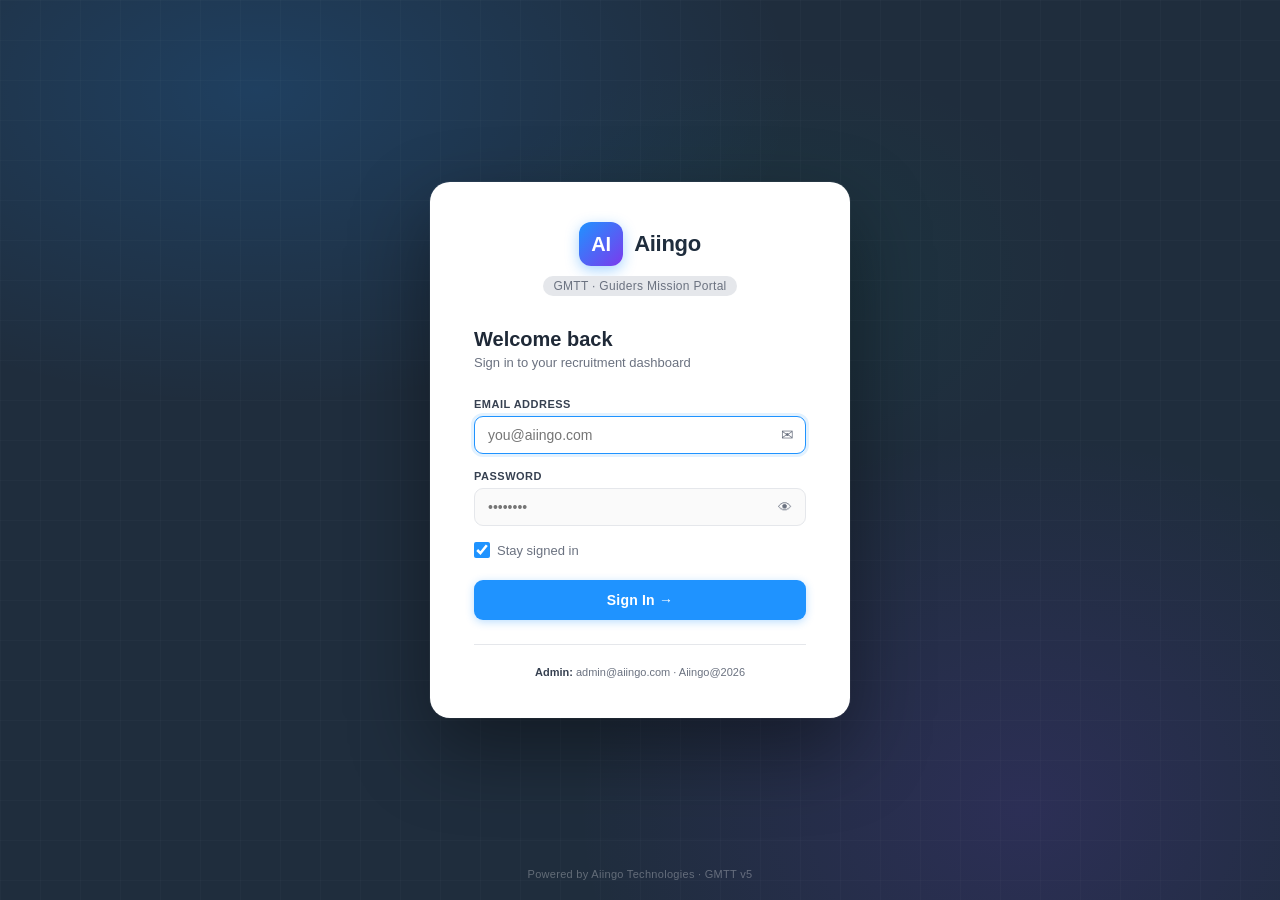
<file: login.html>
<!DOCTYPE html>
<html lang="en">
<head>
<meta charset="UTF-8">
<meta name="viewport" content="width=device-width, initial-scale=1.0">
<title>GMTT — Sign In · Aiingo</title>
<style>
*{box-sizing:border-box;margin:0;padding:0}
:root{
  --accent:#1f93ff;
  --accent-dark:#1570cd;
  --border:#e5e7eb;
  --text:#1f2937;
  --text2:#374151;
  --muted:#6b7280;
  --red:#dc2626;
  --green:#059669;
  --surface:#fff;
  --font:-apple-system,BlinkMacSystemFont,"Inter","Segoe UI",sans-serif;
}

html,body{height:100%;font-family:var(--font);-webkit-font-smoothing:antialiased}

/* ── BACKGROUND ── */
body{
  min-height:100vh;
  display:flex;
  background:#1f2d3d;
  position:relative;
  overflow:hidden;
}

.bg-glow{
  position:absolute;inset:0;pointer-events:none;
  background:
    radial-gradient(ellipse 60% 50% at 20% 10%, rgba(31,147,255,.18) 0%, transparent 70%),
    radial-gradient(ellipse 50% 60% at 80% 90%, rgba(124,58,237,.14) 0%, transparent 70%),
    radial-gradient(ellipse 40% 40% at 60% 30%, rgba(5,150,105,.08) 0%, transparent 60%);
}

/* subtle grid */
.bg-grid{
  position:absolute;inset:0;pointer-events:none;
  background-image:
    linear-gradient(rgba(255,255,255,.02) 1px, transparent 1px),
    linear-gradient(90deg, rgba(255,255,255,.02) 1px, transparent 1px);
  background-size:40px 40px;
}

/* ── LAYOUT ── */
.page{
  position:relative;z-index:1;
  width:100%;display:flex;
  align-items:center;justify-content:center;
  padding:20px;
}

/* ── CARD ── */
.card{
  background:#fff;
  border-radius:20px;
  width:100%;max-width:420px;
  padding:40px 44px 36px;
  box-shadow:0 32px 80px rgba(0,0,0,.4),0 0 0 1px rgba(255,255,255,.05);
  animation:rise .4s cubic-bezier(.16,1,.3,1);
}

@keyframes rise{
  from{opacity:0;transform:translateY(20px) scale(.97)}
  to{opacity:1;transform:none}
}

/* ── BRAND ── */
.brand{text-align:center;margin-bottom:32px}
.brand-logo{
  display:inline-flex;align-items:center;gap:11px;
  margin-bottom:10px;
}
.brand-icon{
  width:44px;height:44px;border-radius:12px;
  background:linear-gradient(135deg,#1f93ff 0%,#7c3aed 100%);
  display:flex;align-items:center;justify-content:center;
  font-size:20px;font-weight:900;color:#fff;
  box-shadow:0 4px 14px rgba(31,147,255,.4);
  flex-shrink:0;
}
.brand-name{
  font-size:22px;font-weight:800;
  color:#1f2d3d;letter-spacing:-.3px;
}
.brand-tagline{
  font-size:12px;color:var(--muted);font-weight:500;
  background:var(--border);display:inline-block;
  padding:3px 10px;border-radius:20px;letter-spacing:.3px;
}

.login-title{
  font-size:20px;font-weight:700;color:var(--text);
  margin-bottom:4px;
}
.login-sub{font-size:13px;color:var(--muted);margin-bottom:28px}

/* ── FIELDS ── */
.field{margin-bottom:16px}
.field-label{
  display:flex;align-items:center;justify-content:space-between;
  margin-bottom:6px;
}
.field-label label{
  font-size:11px;font-weight:700;color:var(--text2);
  text-transform:uppercase;letter-spacing:.5px;
}
.input-wrap{position:relative}
.input-wrap input{
  width:100%;padding:10px 40px 10px 13px;
  border:1.5px solid var(--border);border-radius:9px;
  font-size:14px;font-family:inherit;outline:none;
  background:#fafafa;color:var(--text);transition:.15s;
  -webkit-appearance:none;
}
.input-wrap input:focus{
  border-color:var(--accent);
  box-shadow:0 0 0 3px rgba(31,147,255,.12);
  background:#fff;
}
.input-wrap input.err{border-color:var(--red);box-shadow:0 0 0 3px rgba(220,38,38,.1)}
.input-icon{
  position:absolute;right:12px;top:50%;transform:translateY(-50%);
  color:var(--muted);font-size:15px;pointer-events:none;
}
.toggle-pwd{
  position:absolute;right:12px;top:50%;transform:translateY(-50%);
  background:none;border:none;color:var(--muted);cursor:pointer;
  font-size:14px;padding:2px;line-height:1;
}
.toggle-pwd:hover{color:var(--text2)}

/* ── REMEMBER ── */
.options-row{
  display:flex;align-items:center;
  gap:8px;margin-bottom:22px;
}
.checkbox-wrap{display:flex;align-items:center;gap:7px;cursor:pointer}
.checkbox-wrap input[type=checkbox]{
  width:16px;height:16px;border-radius:4px;
  accent-color:var(--accent);cursor:pointer;flex-shrink:0;
}
.checkbox-wrap span{font-size:13px;color:var(--muted)}

/* ── BUTTON ── */
.sign-btn{
  width:100%;padding:12px;
  background:var(--accent);color:#fff;
  border:none;border-radius:9px;
  font-size:14px;font-weight:700;
  cursor:pointer;font-family:inherit;
  transition:.15s;display:flex;
  align-items:center;justify-content:center;gap:8px;
  letter-spacing:.2px;
  box-shadow:0 2px 8px rgba(31,147,255,.3);
}
.sign-btn:hover{
  background:var(--accent-dark);
  transform:translateY(-1px);
  box-shadow:0 6px 18px rgba(31,147,255,.4);
}
.sign-btn:active{transform:none;box-shadow:none}
.sign-btn:disabled{opacity:.65;pointer-events:none}

/* spinner */
.spinner{
  width:16px;height:16px;
  border:2px solid rgba(255,255,255,.3);
  border-top-color:#fff;border-radius:50%;
  animation:spin .6s linear infinite;display:none;flex-shrink:0;
}
.sign-btn.loading .spinner{display:block}
.sign-btn.loading .btn-label{display:none}
@keyframes spin{to{transform:rotate(360deg)}}

/* ── ERROR ── */
.err-box{
  display:none;
  background:#fef2f2;border:1.5px solid #fecaca;
  border-radius:8px;padding:10px 14px;
  color:var(--red);font-size:12px;font-weight:500;
  text-align:center;margin-top:14px;
  animation:shake .3s ease;
}
@keyframes shake{
  0%,100%{transform:translateX(0)}
  25%{transform:translateX(-6px)}
  75%{transform:translateX(6px)}
}

/* ── FOOTER ── */
.card-footer{
  margin-top:24px;padding-top:18px;
  border-top:1px solid var(--border);
  text-align:center;
}
.card-footer p{font-size:11px;color:var(--muted);line-height:1.7}
.card-footer strong{color:var(--text2)}

/* ── PAGE FOOTER ── */
.page-footer{
  position:absolute;bottom:20px;left:50%;transform:translateX(-50%);
  font-size:11px;color:rgba(255,255,255,.3);
  white-space:nowrap;letter-spacing:.3px;
}

/* ══════════════════
   MOBILE (≤480px)
══════════════════ */
@media(max-width:480px){
  body{align-items:flex-start}
  .page{padding:0;align-items:flex-start}

  .card{
    border-radius:0 0 24px 24px;
    padding:36px 24px 28px;
    max-width:100%;
    box-shadow:0 8px 40px rgba(0,0,0,.3);
  }

  .brand{margin-bottom:24px}
  .brand-icon{width:40px;height:40px;font-size:18px}
  .brand-name{font-size:20px}

  .login-title{font-size:18px}
  .login-sub{font-size:12px;margin-bottom:22px}

  .input-wrap input{font-size:16px;padding:11px 40px 11px 13px} /* 16px prevents iOS zoom */
  .sign-btn{padding:13px;font-size:15px}

  .page-footer{bottom:10px;font-size:10px}
}

/* ══════════════════
   LANDSCAPE MOBILE
══════════════════ */
@media(max-height:600px) and (max-width:768px){
  .card{padding:24px 28px 20px}
  .brand{margin-bottom:16px}
  .field{margin-bottom:12px}
  .options-row{margin-bottom:14px}
  .login-sub{margin-bottom:18px}
}
</style>
</head>
<body>

<div class="bg-glow"></div>
<div class="bg-grid"></div>

<div class="page">
  <div class="card">

    <!-- Brand -->
    <div class="brand">
      <div class="brand-logo">
        <div class="brand-icon">AI</div>
        <div class="brand-name">Aiingo</div>
      </div><br>
      <span class="brand-tagline">GMTT · Guiders Mission Portal</span>
    </div>

    <div class="login-title">Welcome back</div>
    <div class="login-sub">Sign in to your recruitment dashboard</div>

    <!-- Email -->
    <div class="field">
      <div class="field-label"><label for="email">Email address</label></div>
      <div class="input-wrap">
        <input id="email" type="email" placeholder="you@aiingo.com"
          autocomplete="email" inputmode="email" autofocus>
        <span class="input-icon">✉</span>
      </div>
    </div>

    <!-- Password -->
    <div class="field">
      <div class="field-label"><label for="pwd">Password</label></div>
      <div class="input-wrap">
        <input id="pwd" type="password" placeholder="••••••••"
          autocomplete="current-password" id="pwd">
        <button class="toggle-pwd" type="button" onclick="togglePwd(this)" tabindex="-1">👁</button>
      </div>
    </div>

    <!-- Options -->
    <div class="options-row">
      <label class="checkbox-wrap">
        <input type="checkbox" id="stay" checked>
        <span>Stay signed in</span>
      </label>
    </div>

    <!-- Button -->
    <button class="sign-btn" id="sign-btn" onclick="doLogin()">
      <div class="spinner"></div>
      <span class="btn-label">Sign In →</span>
    </button>

    <div class="err-box" id="err-box">Incorrect email or password. Please try again.</div>

    <!-- Hints -->
    <div class="card-footer">
      <p><strong>Admin:</strong> admin@aiingo.com · Aiingo@2026</p>
    </div>

  </div>
</div>

<div class="page-footer">Powered by Aiingo Technologies · GMTT v5</div>

<script>
const USERS_KEY = 'gmtt_users';
const DASHBOARD = 'gmtt-dashboard-v5.html';

const DEFAULT_USERS = [
  {id:'u1', name:'Admin',     email:'admin@aiingo.com',     pwd:'Aiingo@2026',  role:'admin', active:true},
  {id:'u2', name:'Hussain',   email:'hussain@aiingo.com',   pwd:'GMTT@Huss26',  role:'admin', active:true},
  {id:'u3', name:'Sona',      email:'sona@aiingo.com',      pwd:'GMTT@Sona26',  role:'agent', active:true},
  {id:'u4', name:'GMTT Staff',email:'staff@gmttcochin.com', pwd:'GMTT@Staff26', role:'agent', active:true},
];

function getUsers() {
  try {
    const s = JSON.parse(localStorage.getItem(USERS_KEY));
    if (Array.isArray(s) && s.length) return s;
  } catch(e) {}
  return DEFAULT_USERS;
}

function togglePwd(btn) {
  const input = document.getElementById('pwd');
  if (input.type === 'password') { input.type = 'text'; btn.textContent = '🙈'; }
  else { input.type = 'password'; btn.textContent = '👁'; }
}

function showErr(msg) {
  const el = document.getElementById('err-box');
  el.textContent = msg;
  el.style.display = 'block';
  // re-trigger shake
  el.style.animation = 'none';
  el.offsetHeight;
  el.style.animation = '';
  document.getElementById('pwd').classList.add('err');
}

function clearErr() {
  document.getElementById('err-box').style.display = 'none';
  document.getElementById('pwd').classList.remove('err');
  document.getElementById('email').classList.remove('err');
}

function doLogin() {
  clearErr();
  const email = document.getElementById('email').value.trim().toLowerCase();
  const pwd   = document.getElementById('pwd').value;
  const stay  = document.getElementById('stay').checked;
  const btn   = document.getElementById('sign-btn');

  if (!email) {
    document.getElementById('email').classList.add('err');
    document.getElementById('email').focus();
    return;
  }
  if (!pwd) {
    document.getElementById('pwd').classList.add('err');
    document.getElementById('pwd').focus();
    return;
  }

  btn.disabled = true;
  btn.classList.add('loading');

  setTimeout(() => {
    const users = getUsers();
    const user  = users.find(u =>
      u.email.toLowerCase() === email &&
      u.pwd === pwd &&
      u.active !== false
    );

    if (!user) {
      btn.disabled = false;
      btn.classList.remove('loading');
      showErr('Incorrect email or password. Please try again.');
      document.getElementById('pwd').value = '';
      document.getElementById('pwd').focus();
      return;
    }

    // Save session
    const session = {id:user.id, name:user.name, email:user.email, role:user.role};
    sessionStorage.setItem('gmtt_user', JSON.stringify(session));
    if (stay) localStorage.setItem('gmtt_user', JSON.stringify(session));

    // Update last login
    user.lastLogin = new Date().toLocaleString();
    localStorage.setItem(USERS_KEY, JSON.stringify(users));

    // Go to dashboard
    window.location.href = DASHBOARD;
  }, 500);
}

// Enter key
document.addEventListener('keydown', e => {
  if (e.key === 'Enter') doLogin();
});

// Auto-redirect if already signed in
(function() {
  try {
    const s = JSON.parse(sessionStorage.getItem('gmtt_user') || localStorage.getItem('gmtt_user') || 'null');
    if (s && s.email) window.location.href = DASHBOARD;
  } catch(e) {}
})();
</script>
</body>
</html>
</file>
